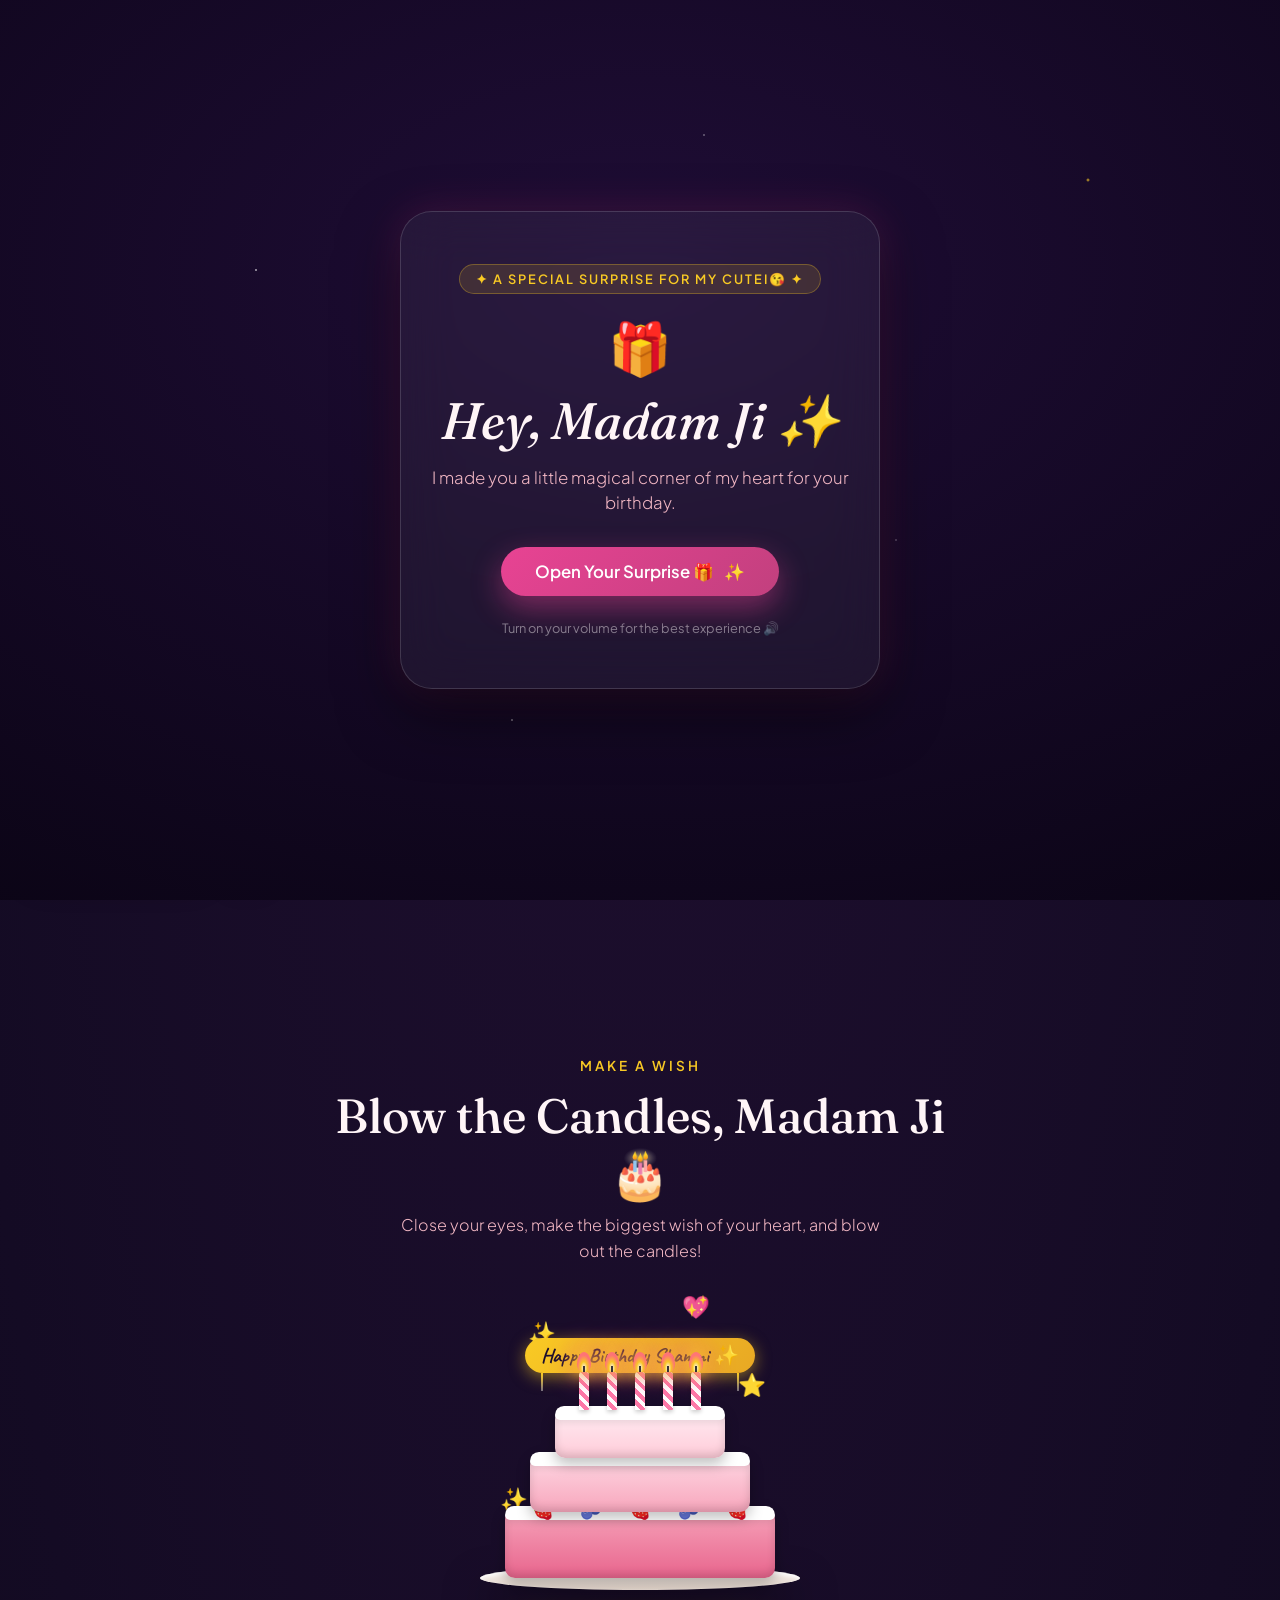
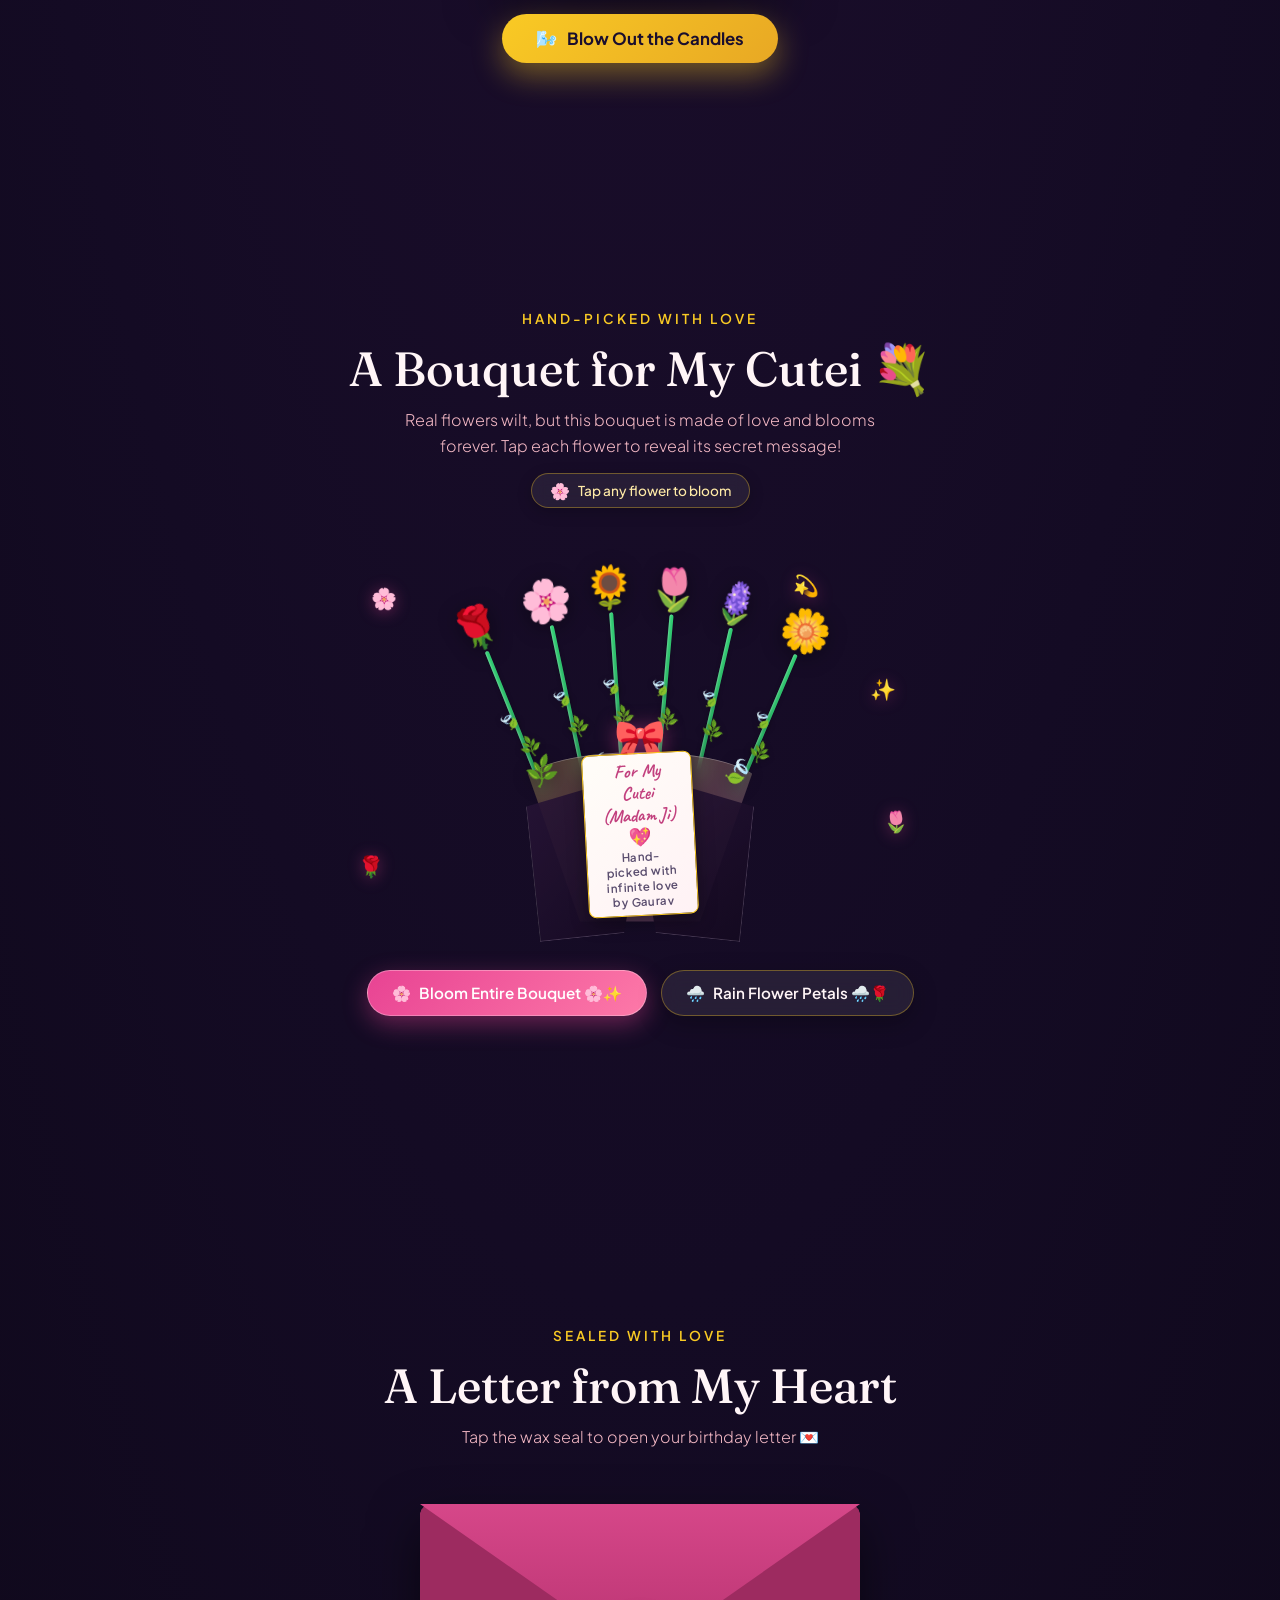
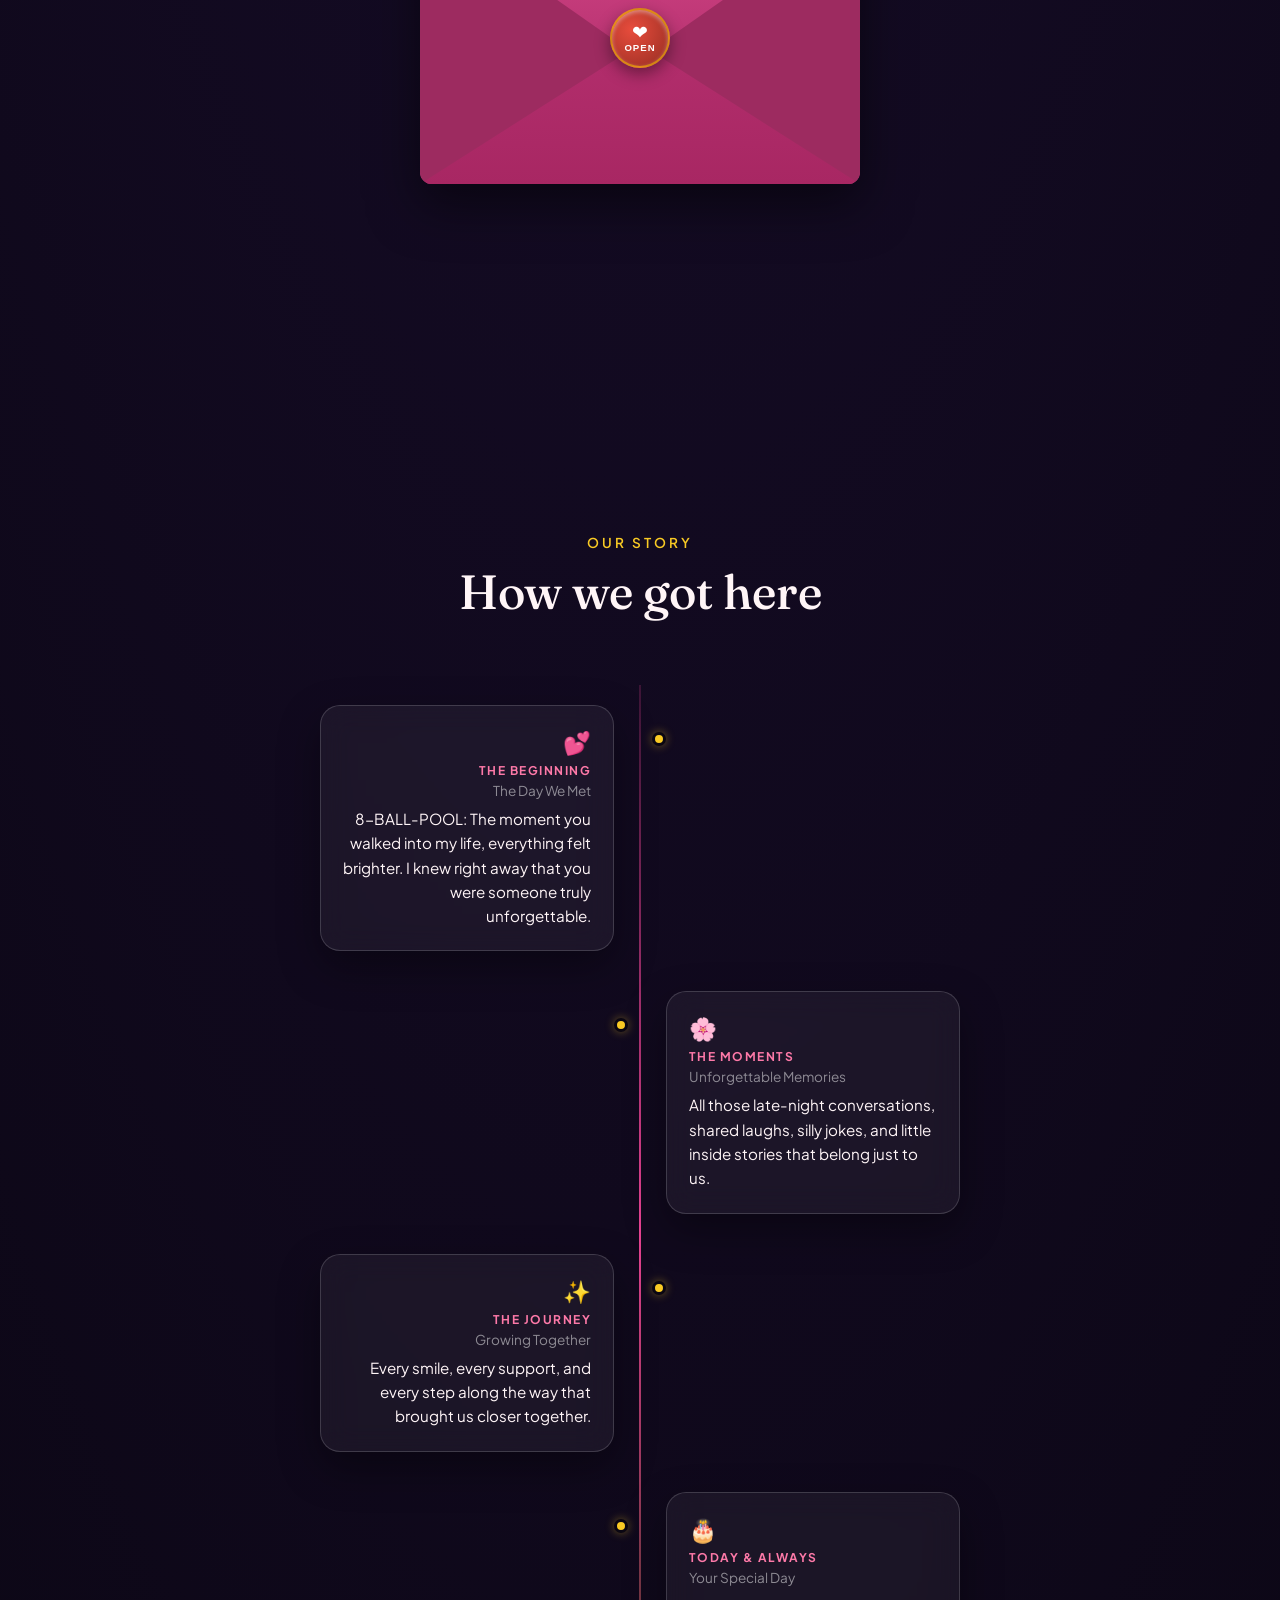
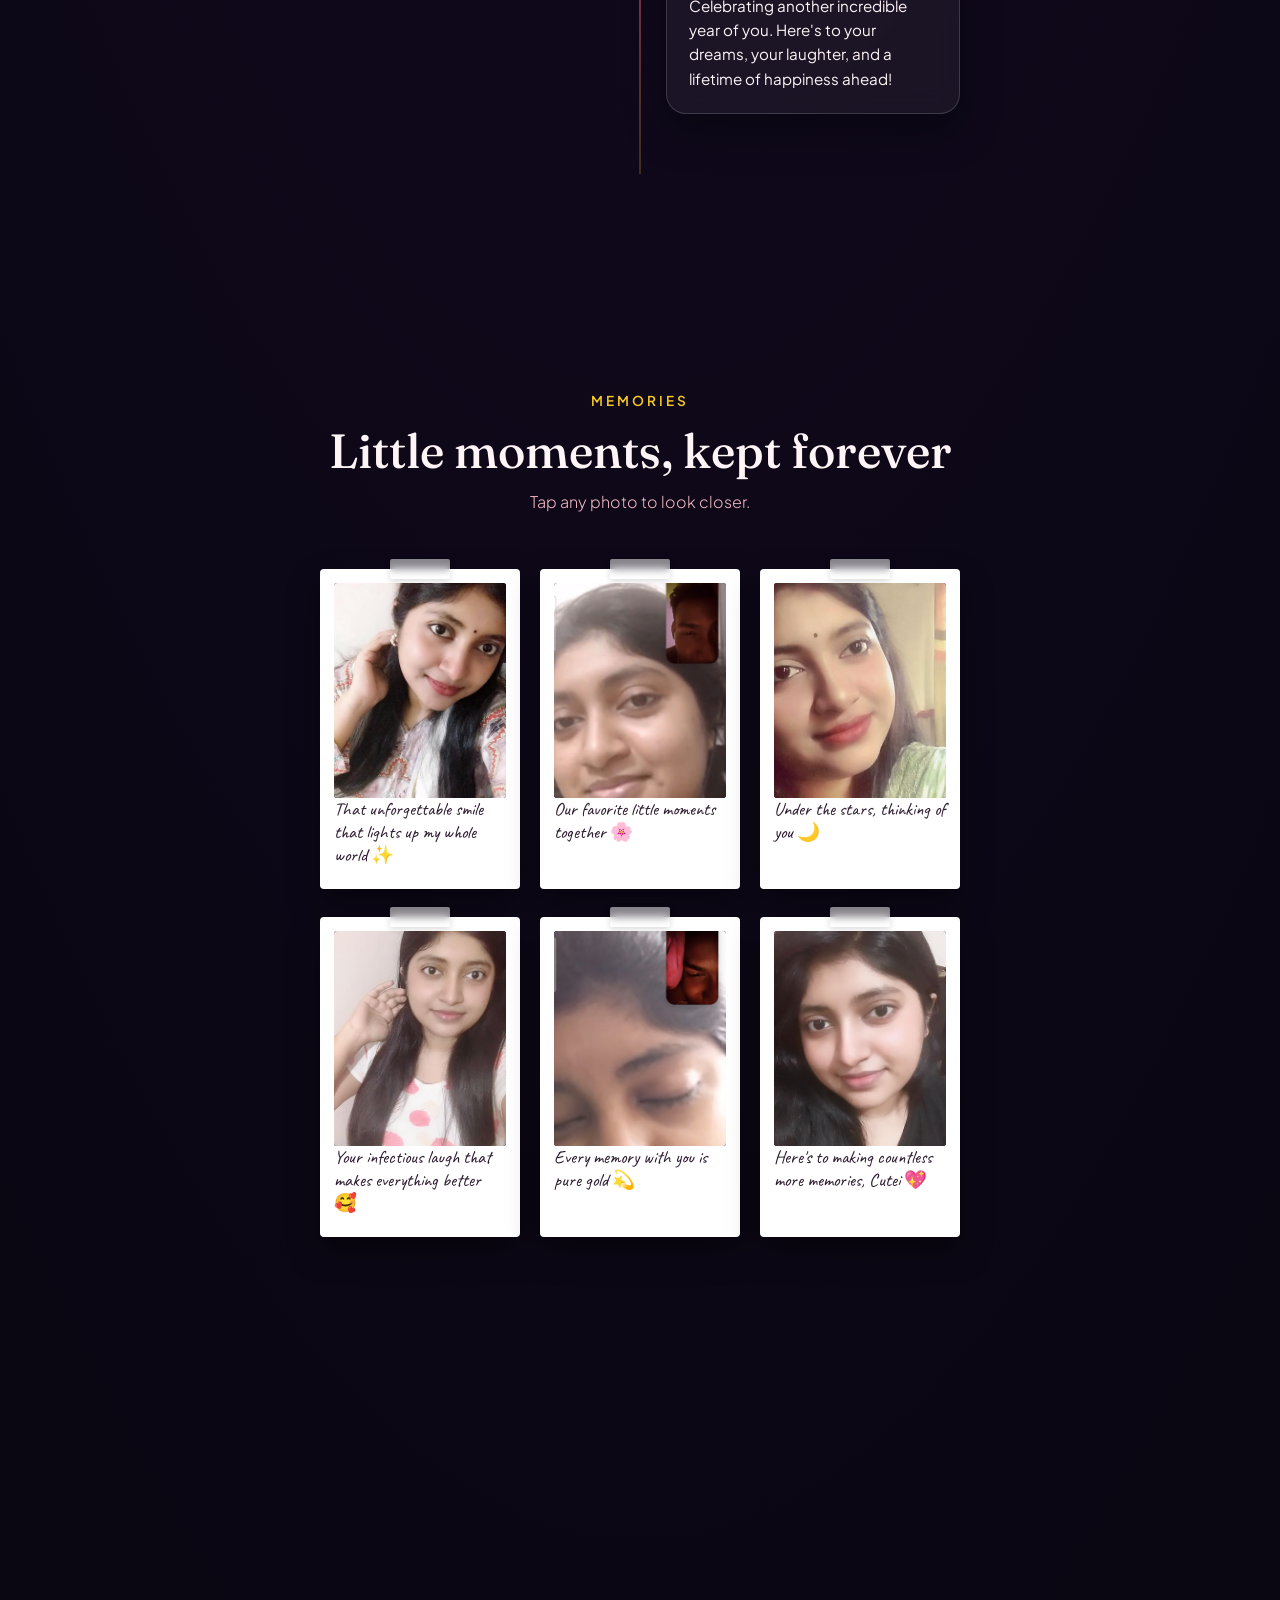
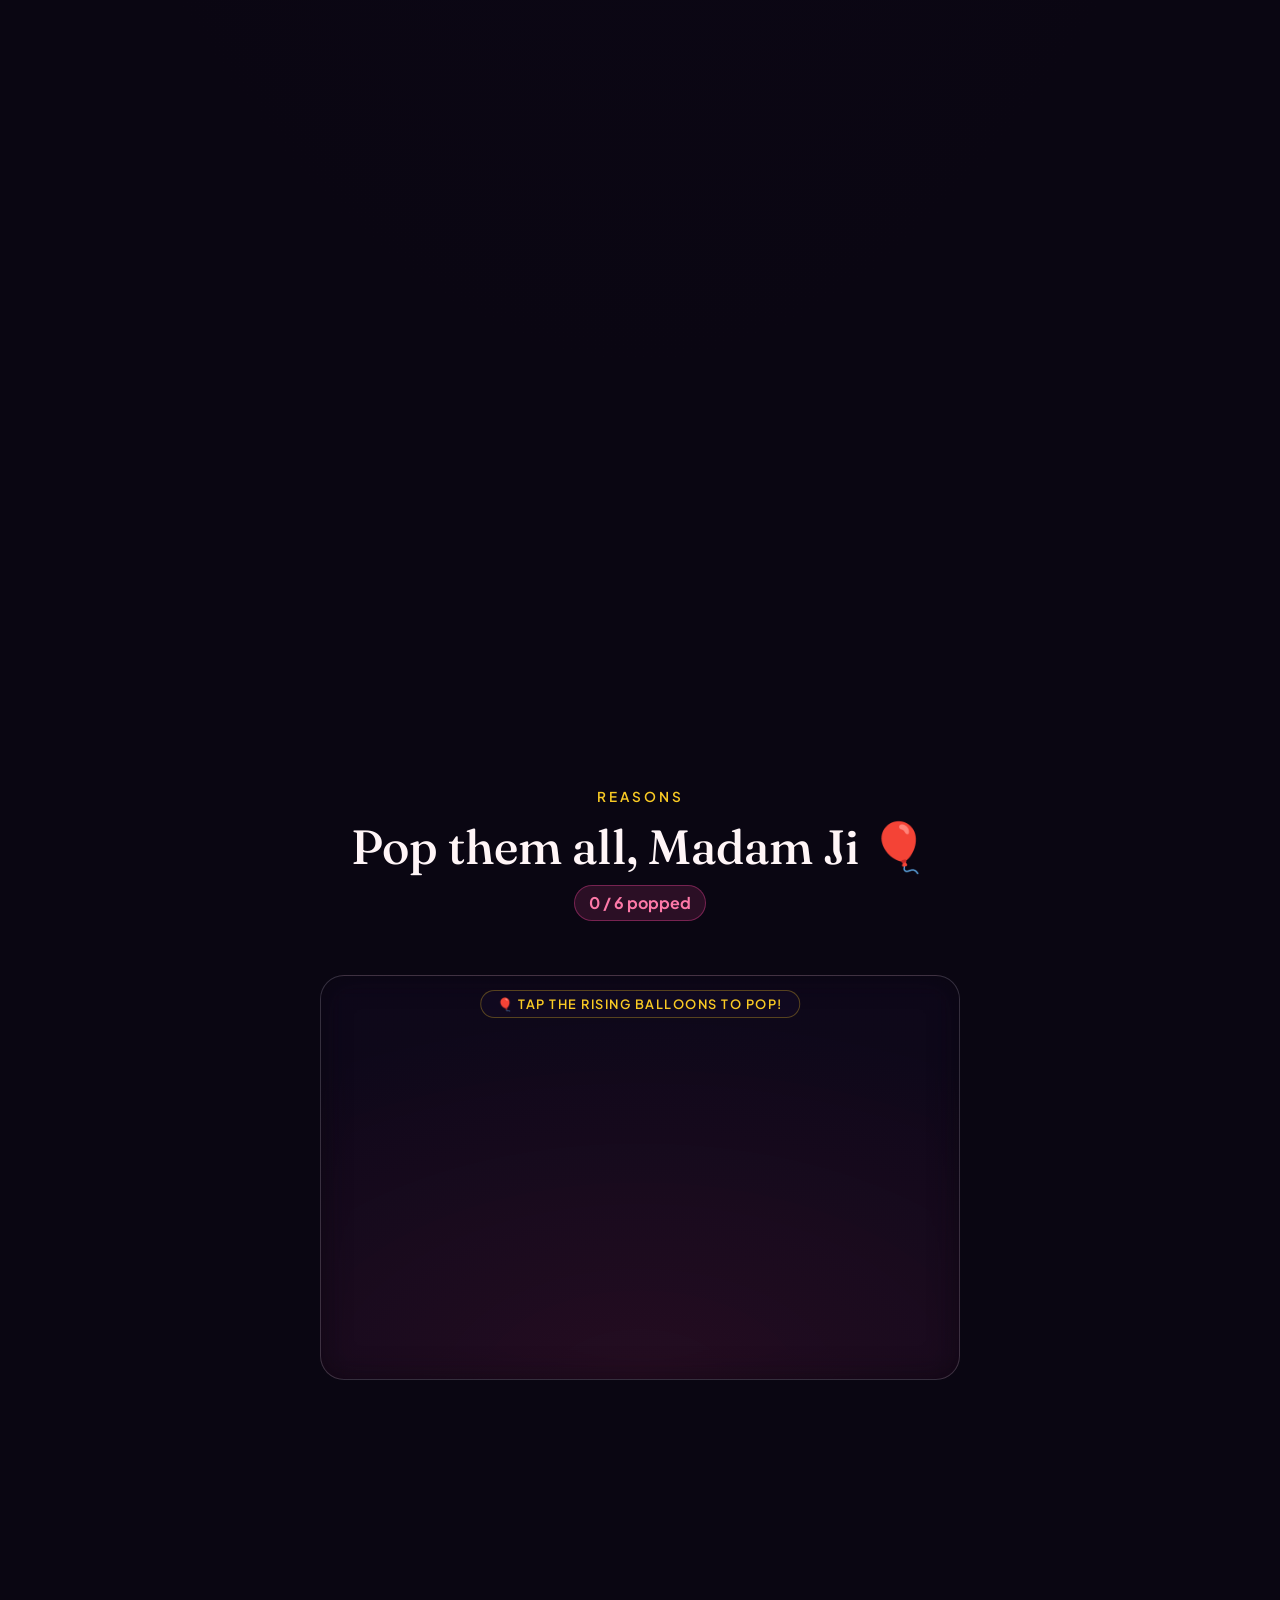
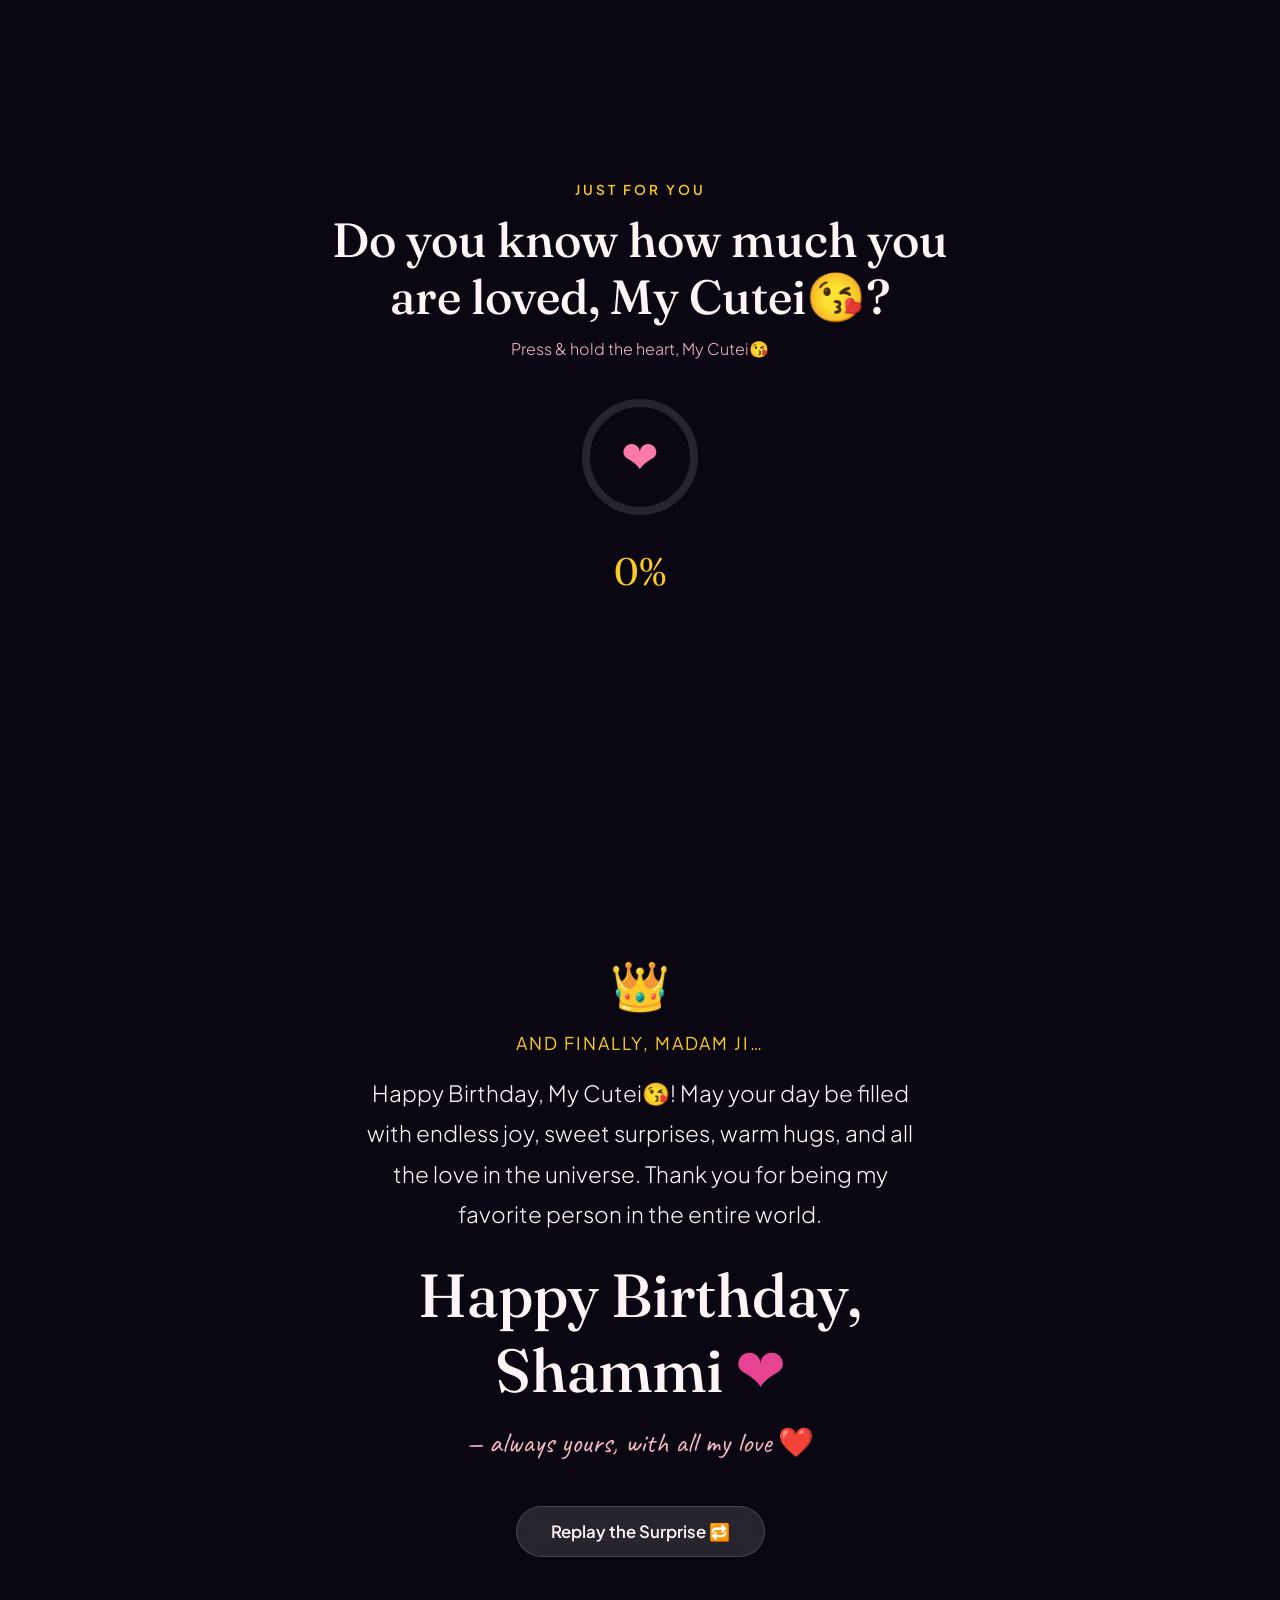
<file: index.html>
<!DOCTYPE html>
<html lang="en">
<head>
  <meta charset="UTF-8">
  <meta http-equiv="refresh" content="0; url=shammi/">
  <title>Redirecting to Birthday Surprise...</title>
  <script>window.location.href = "shammi/";</script>
</head>
<body style="background:#0a0612;color:#fff;display:flex;align-items:center;justify-content:center;height:100vh;margin:0;font-family:sans-serif;">
  <p>Loading your surprise... <a href="shammi/" style="color:#fd79a8;">Click here if not redirected</a></p>
</body>
</html>
</file>
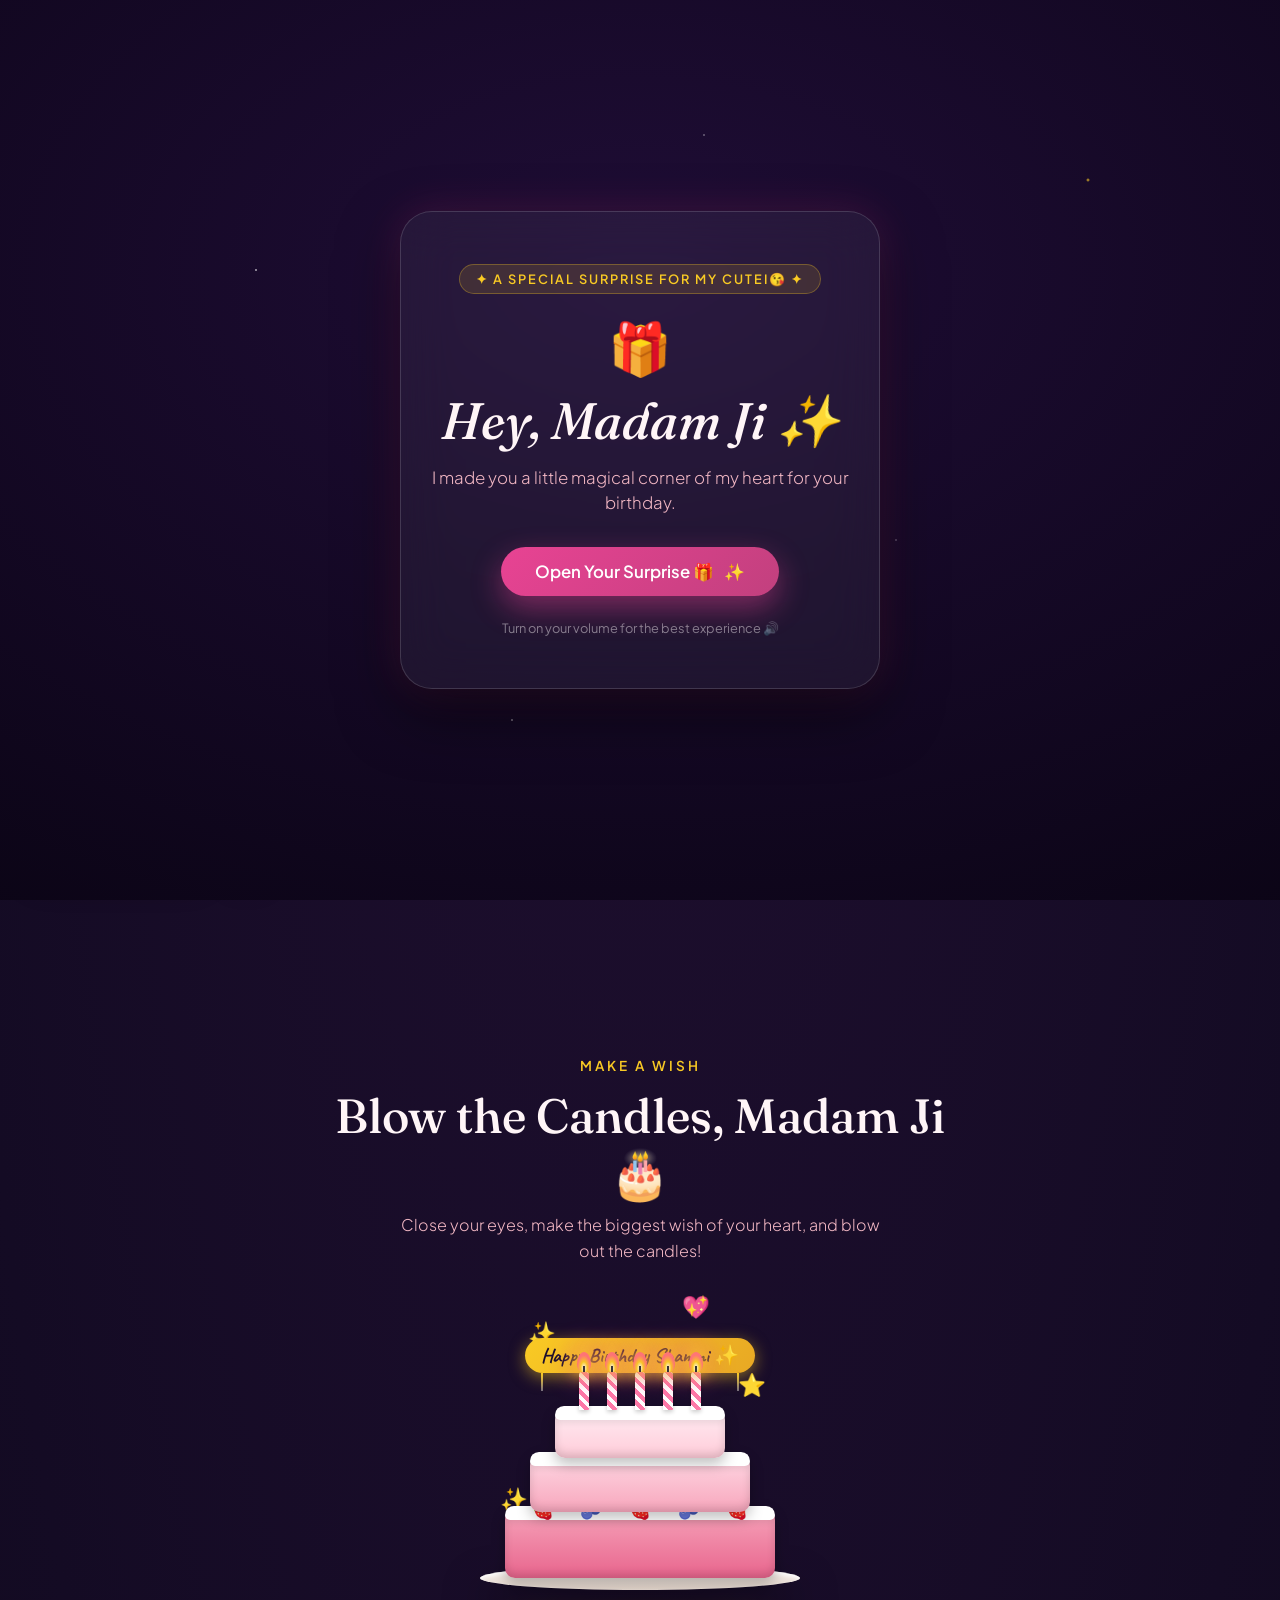
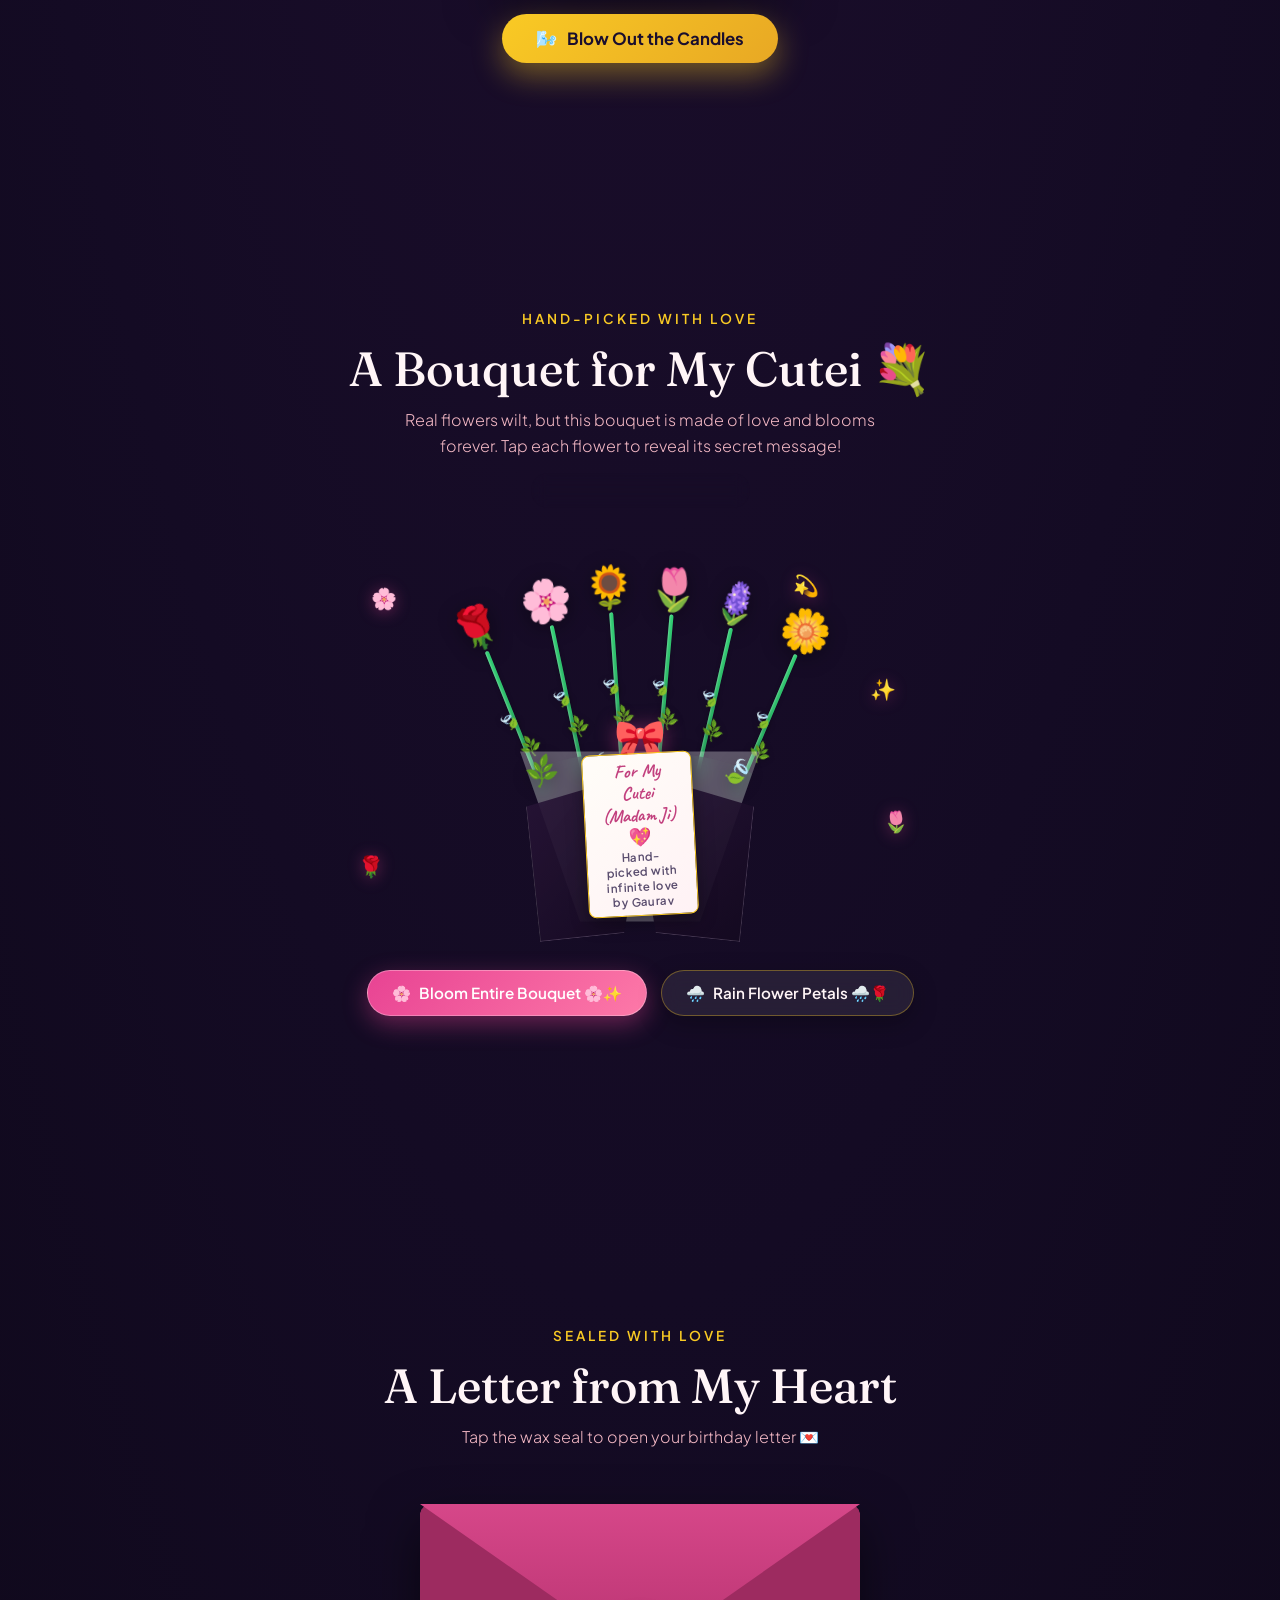
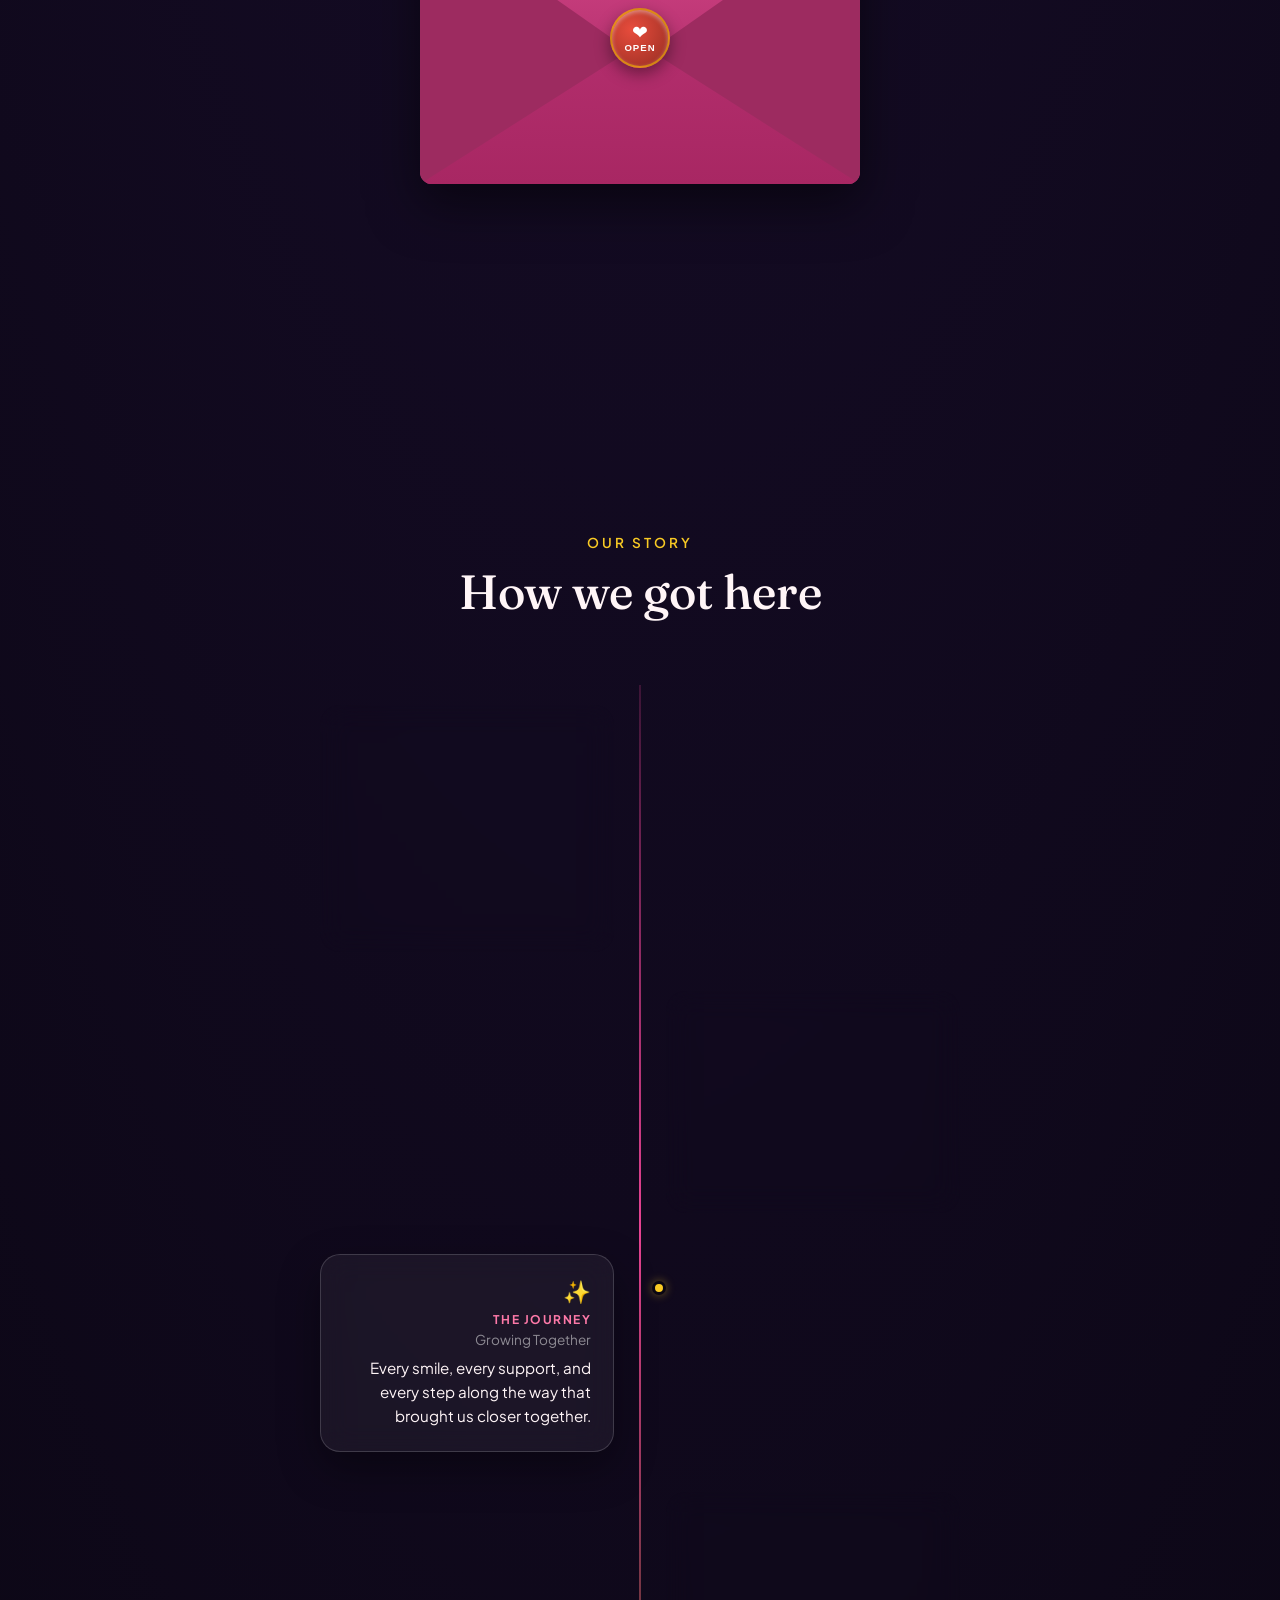
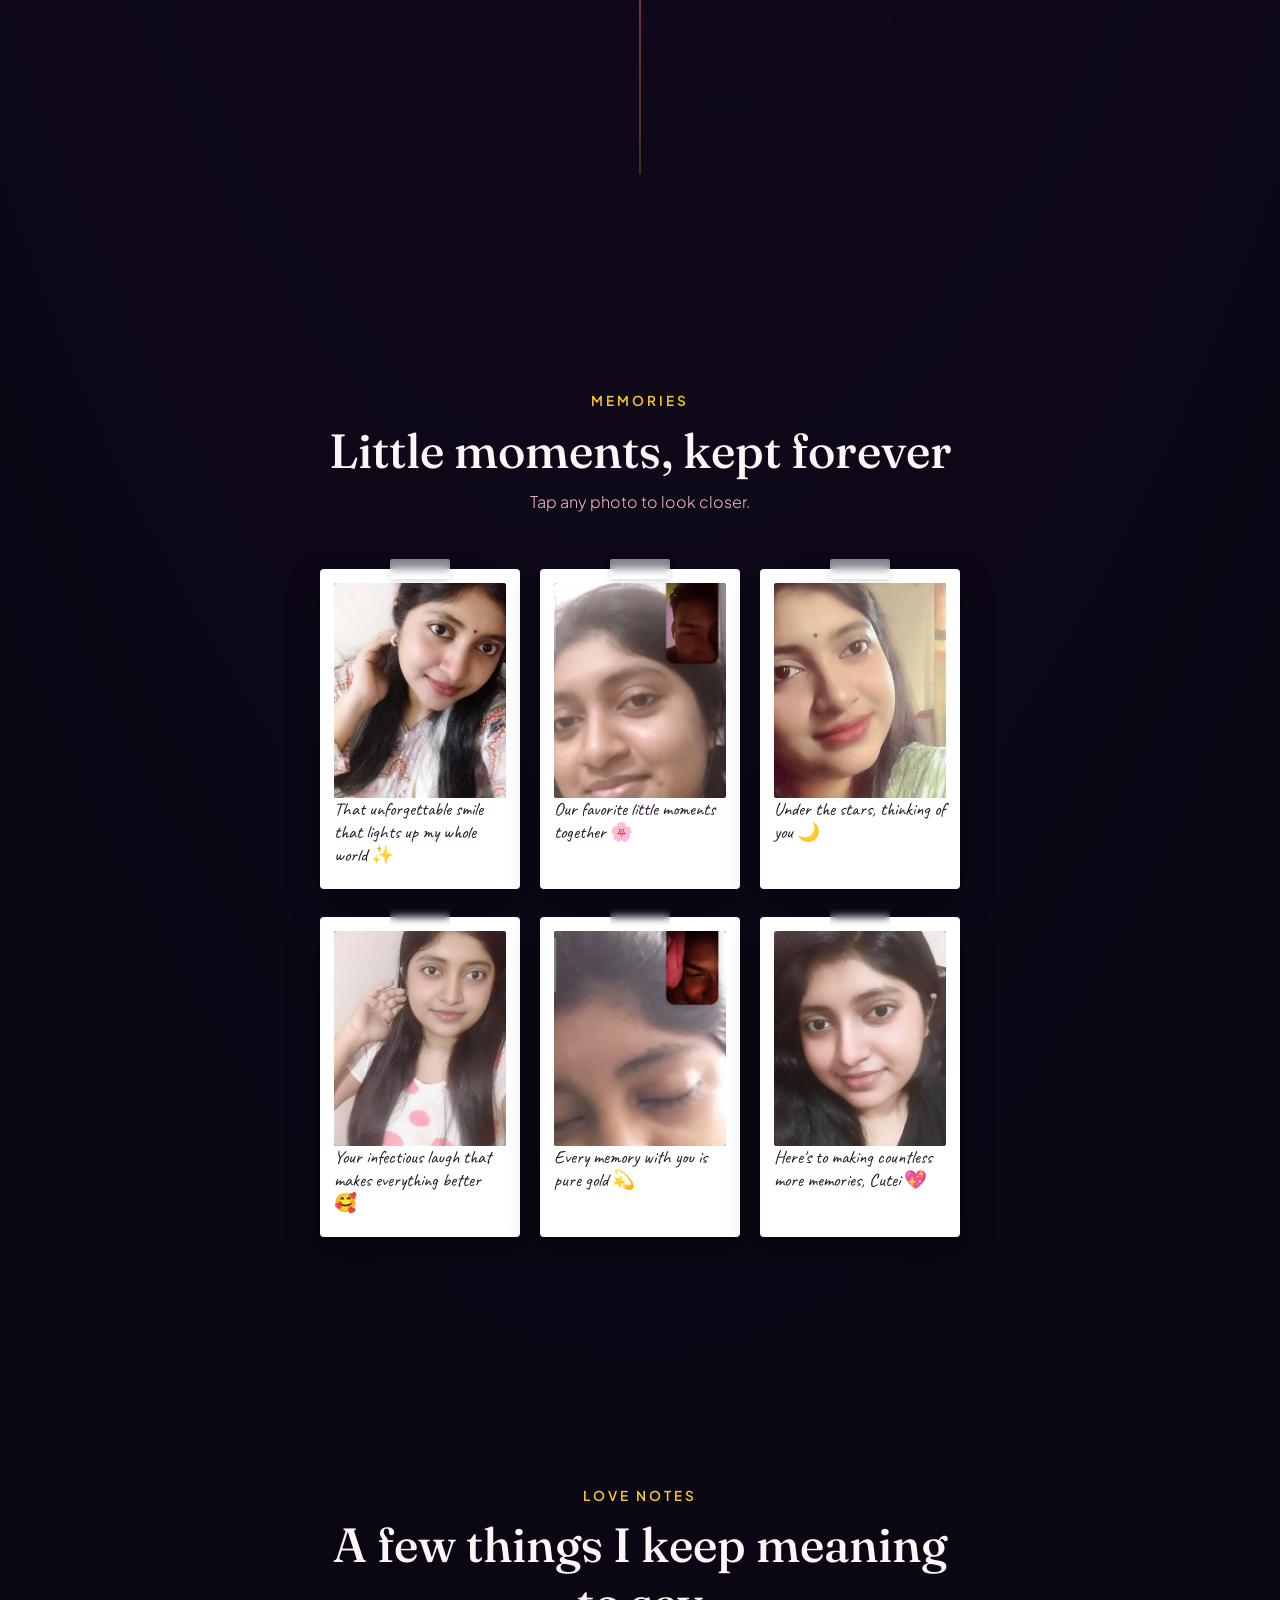
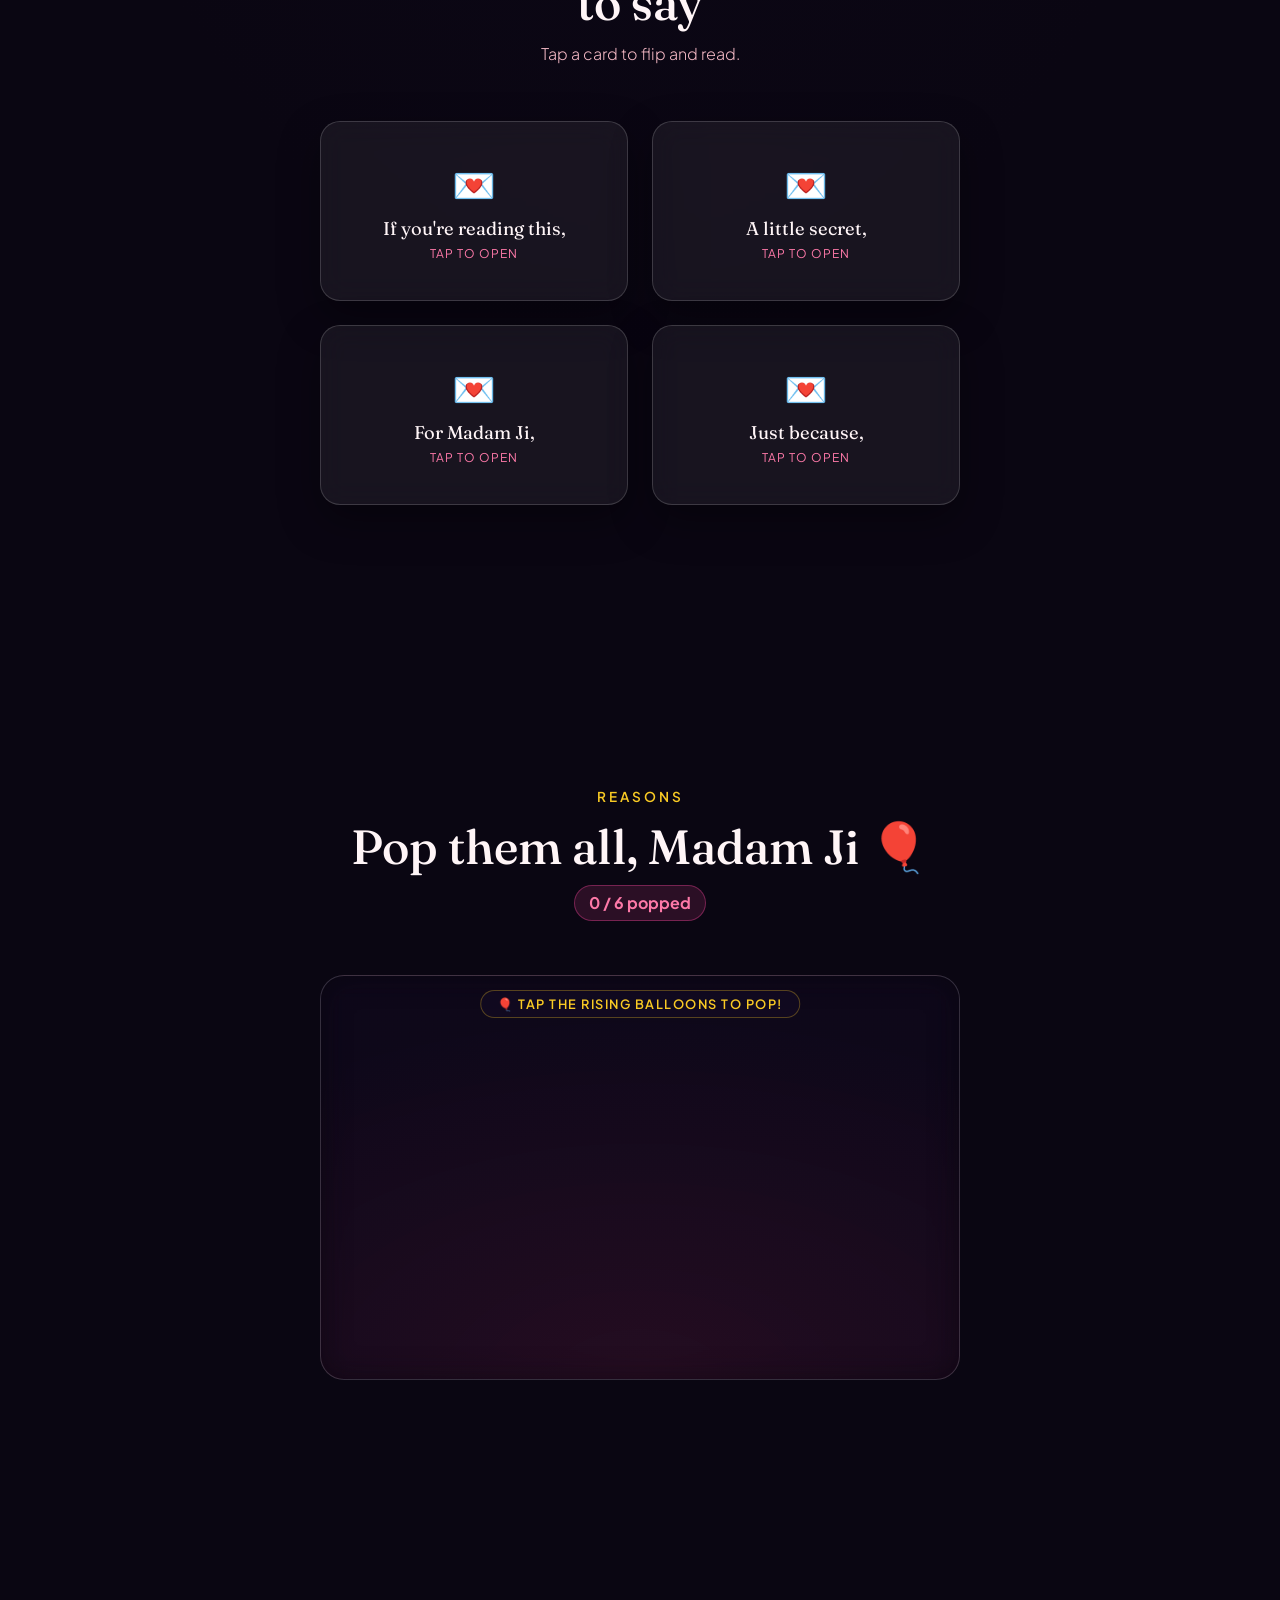
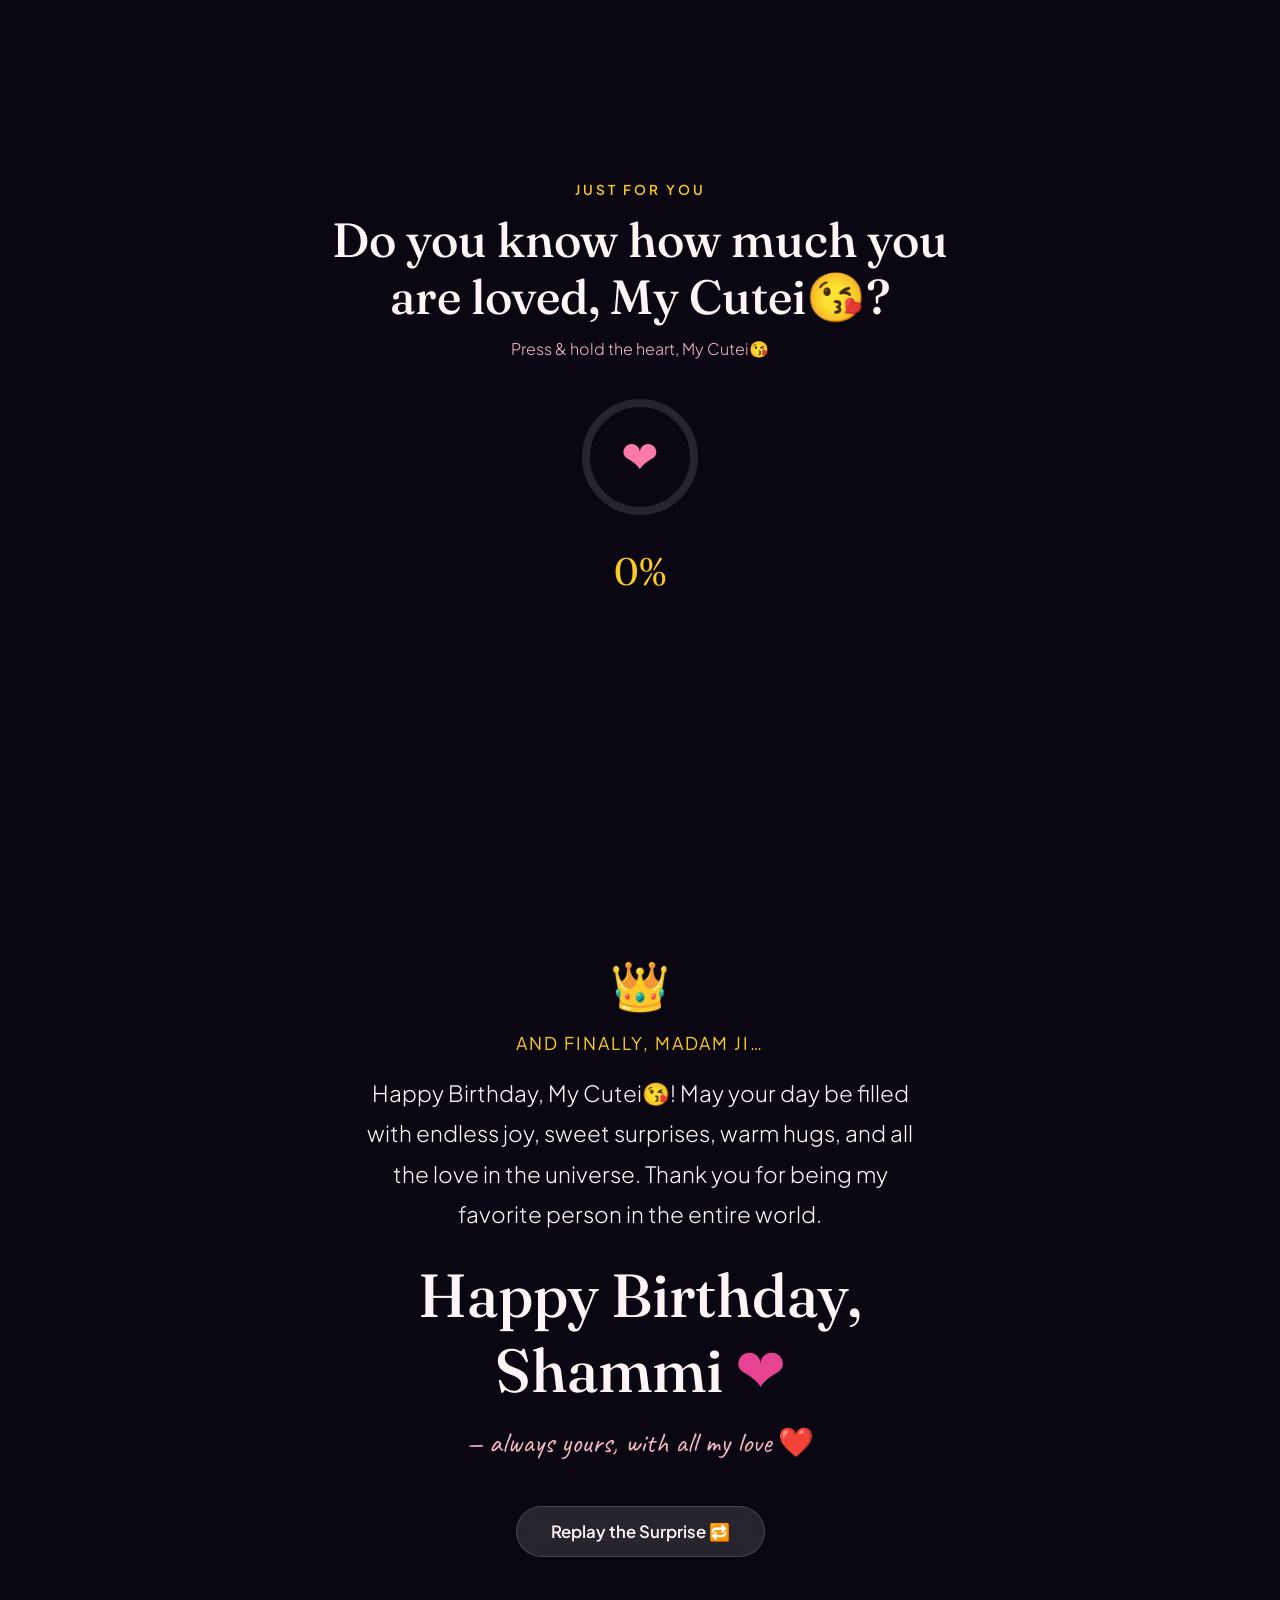
<file: shammi/index.html>
<!DOCTYPE html>
<html lang="en">
<head>
  <meta charset="UTF-8" />
  <meta name="viewport" content="width=device-width, initial-scale=1.0, viewport-fit=cover" />
  <title>Happy Birthday Shammi ✨ | A Special Surprise</title>
  <meta name="description" content="A magical interactive birthday celebration made with love for Shammi (Madam Ji)." />

  <link rel="preconnect" href="https://fonts.googleapis.com">
  <link rel="preconnect" href="https://fonts.gstatic.com" crossorigin>
  <link href="https://fonts.googleapis.com/css2?family=Fraunces:ital,opsz,wght@0,9..144,400;0,9..144,500;0,9..144,600;1,9..144,400;1,9..144,600&family=Caveat:wght@500;600;700&family=Plus+Jakarta+Sans:wght@300;400;500;600;700&display=swap" rel="stylesheet">

  <link rel="stylesheet" href="css/style.css?v=2.3" />
</head>
<body>

  <!-- Background Canvas for Dreamy Stars & Ambient Sparkles -->
  <canvas id="sky" aria-hidden="true"></canvas>

  <!-- Celebration Confetti & Fireworks Canvas -->
  <canvas id="confettiCanvas" aria-hidden="true"></canvas>

  <!-- ===================== FLOATING AUDIO CONTROLS ===================== -->
  <div class="audio-controls" id="audioControls">
    <!-- Music Player -->
    <div class="musicplayer" id="musicPlayer">
      <button id="musicToggle" class="musicplayer__disc" aria-label="Play birthday music">
        <span class="musicplayer__icon">♪</span>
      </button>
      <div class="musicplayer__info">
        <span class="musicplayer__label" id="musicLabel">birthday melody</span>
        <div class="musicplayer__waves">
          <span></span><span></span><span></span><span></span>
        </div>
      </div>
      <audio id="audioEl" preload="none" loop></audio>
    </div>

    <!-- Sound Effects Toggle Button -->
    <button id="sfxToggle" class="sfx-btn" aria-label="Toggle sound effects" title="Sound Effects On">
      <span class="sfx-icon">🔔</span>
    </button>
  </div>

  <!-- ===================== SIDE NAVIGATION DOTS ===================== -->
  <nav class="dotnav" id="dotnav" aria-label="Section navigation">
    <button class="dotnav__dot" data-target="hero" aria-label="Hero section"></button>
    <button class="dotnav__dot" data-target="cakeSection" aria-label="Birthday cake"></button>
    <button class="dotnav__dot" data-target="bouquetSection" aria-label="Flower bouquet"></button>
    <button class="dotnav__dot" data-target="letterSection" aria-label="Birthday letter"></button>
    <button class="dotnav__dot" data-target="story" aria-label="Our story"></button>
    <button class="dotnav__dot" data-target="gallery" aria-label="Memory gallery"></button>
    <button class="dotnav__dot" data-target="notes" aria-label="Love notes"></button>
    <button class="dotnav__dot" data-target="reasons" aria-label="Pop the reasons"></button>
    <button class="dotnav__dot" data-target="lovemeter" aria-label="Love meter"></button>
    <button class="dotnav__dot" data-target="finale" aria-label="Finale"></button>
  </nav>

  <!-- ===================== LANDING SCREEN (MODAL SURPRISE) ===================== -->
  <section id="landing" class="landing">
    <div class="landing__backdrop"></div>
    <div class="landing__stars" aria-hidden="true"></div>
    <div class="landing__card">
      <div class="landing__badge" data-landing-badge>✦ A Special Surprise for my Cutei😘 ✦</div>
      <div class="landing__gift-icon">🎁</div>
      <h1 class="landing__title" data-landing-title>Hey, Madam Ji ✨</h1>
      <p class="landing__subtitle" data-landing-subtitle>I made you a little magical corner of my heart for your birthday.</p>
      
      <button id="openSurprise" class="btn btn--primary landing__btn">
        <span data-landing-btn>Open Your Surprise 🎁</span>
        <span class="btn__sparkle">✨</span>
      </button>

      <div class="landing__audio-hint">Turn on your volume for the best experience 🔊</div>
    </div>
  </section>

  <!-- ===================== MAIN EXPERIENCE ===================== -->
  <main id="main">

    <!-- HERO SECTION -->
    <section id="hero" class="hero section">
      <div class="hero__inner" data-reveal>
        <p class="eyebrow" data-hero-eyebrow>for my Cutei 💖</p>
        <h2 class="hero__title">
          <span data-hero-line1 class="hero__line1">Happy Birthday, Shammi!</span>
          <span class="hero__title-script" data-hero-line2>This celebration is all for you.</span>
        </h2>
        <div class="hero__floral-garland" aria-hidden="true">
          <span>🌸</span><span>❦</span><span>🌹</span><span>❦</span><span>🌸</span>
        </div>
        <p class="hero__subtitle" data-hero-subtitle>
          Every section holds a little piece of love and magic I wanted you to see. Take your time, Madam Ji — walk through your special day.
        </p>
        <div class="hero__scrollhint" aria-hidden="true">
          <div class="mouse-icon"><div class="mouse-wheel"></div></div>
          <span>scroll to explore</span>
        </div>
      </div>
    </section>

    <!-- ===================== INTERACTIVE BIRTHDAY CAKE ===================== -->
    <section id="cakeSection" class="cake-section section">
      <header class="section__head" data-reveal>
        <p class="eyebrow" data-cake-badge>make a wish</p>
        <h2 class="section__title" data-cake-title>Blow the Candles, Madam Ji 🎂</h2>
        <p class="section__desc" data-cake-subtitle>Close your eyes, make the biggest wish of your heart, and blow out the candles!</p>
      </header>

      <div class="cake-stage" data-reveal>
        <!-- The 3D Cake Artwork -->
        <div class="cake-container" id="cakeContainer">
          <!-- Sparkles around cake -->
          <div class="cake-sparkles" aria-hidden="true">
            <span class="sparkle s1">✨</span>
            <span class="sparkle s2">⭐</span>
            <span class="sparkle s3">✨</span>
            <span class="sparkle s4">💖</span>
          </div>

          <!-- Cake Plate -->
          <div class="cake-plate"></div>

          <!-- Cake Structure -->
          <div class="cake-body" id="cakeBody">
            <!-- Candles Row -->
            <div class="candles-rack" id="candlesRack">
              <!-- Candles injected dynamically by JS -->
            </div>

            <!-- Top Layer -->
            <div class="cake-layer cake-layer--top">
              <div class="cake-layer__frosting"></div>
              <div class="cake-topper">
                <span class="topper-text" id="cakeTopperText">Happy Birthday Shammi ✨</span>
              </div>
            </div>

            <!-- Middle Layer -->
            <div class="cake-layer cake-layer--mid">
              <div class="cake-layer__frosting"></div>
              <div class="cake-sprinkles"></div>
            </div>

            <!-- Bottom Layer -->
            <div class="cake-layer cake-layer--bottom">
              <div class="cake-layer__frosting"></div>
              <div class="cake-berries">
                <span>🍓</span><span>🫐</span><span>🍓</span><span>🫐</span><span>🍓</span>
              </div>
            </div>

            <!-- Cake Slice Cut Effect (hidden until cut) -->
            <div class="cake-slice-cut" id="cakeSliceCut">
              <span class="slice-emoji">🍰</span>
              <span class="slice-tag">Yum! Made with love ❤️</span>
            </div>
          </div>
        </div>

        <!-- Cake Controls -->
        <div class="cake-actions" id="cakeActions">
          <button id="blowCandlesBtn" class="btn btn--cake">
            <span class="btn__icon">🌬️</span>
            <span class="btn__text" id="blowBtnText">Blow Out the Candles</span>
          </button>
          <button id="cutCakeBtn" class="btn btn--cake btn--secondary" style="display: none;">
            <span class="btn__icon">🍰</span>
            <span class="btn__text" id="cutBtnText">Cut the Cake</span>
          </button>
        </div>

        <!-- Wish Granted Card -->
        <div class="wish-card" id="wishCard" style="display: none;">
          <div class="wish-card__glow"></div>
          <h3 class="wish-card__title" id="wishCardTitle">✨ Wish Granted! ✨</h3>
          <p class="wish-card__text" id="wishCardText">May all your days be as bright, beautiful, and sweet as you make mine.</p>
        </div>
      </div>
    </section>

    <!-- ===================== VIRTUAL FLOWER BOUQUET ===================== -->
    <section id="bouquetSection" class="bouquet-section section">
      <header class="section__head" data-reveal>
        <p class="eyebrow" data-bouquet-badge>hand-picked with love</p>
        <h2 class="section__title" data-bouquet-title>A Bouquet for My Cutei 💐</h2>
        <p class="section__desc" data-bouquet-subtitle>
          Real flowers wilt, but this bouquet is made of love and blooms forever. Tap each flower to reveal its secret message!
        </p>
        <div class="bouquet-status-badge">
          <span class="bouquet-status-icon">🌸</span>
          <span id="bouquetCounter">Tap any flower to bloom</span>
        </div>
      </header>

      <div class="bouquet-stage" data-reveal>
        <!-- Ambient Floral Sparkles -->
        <div class="bouquet-sparkles" aria-hidden="true">
          <span class="f-sparkle fs1">🌸</span>
          <span class="f-sparkle fs2">✨</span>
          <span class="f-sparkle fs3">🌹</span>
          <span class="f-sparkle fs4">💫</span>
          <span class="f-sparkle fs5">🌷</span>
        </div>

        <!-- The Bouquet Artwork -->
        <div class="bouquet-container" id="bouquetContainer">
          <!-- Blooming Flowers Display -->
          <div class="bouquet-flowers" id="bouquetFlowers">
            <!-- Dynamically injected flowers by JS -->
          </div>

          <!-- Luxury Wrapping Paper & Ribbon -->
          <div class="bouquet-wrap">
            <div class="bouquet-paper-back"></div>
            <div class="bouquet-leaves">
              <span class="b-leaf b-leaf-1">🌿</span>
              <span class="b-leaf b-leaf-2">🍃</span>
              <span class="b-leaf b-leaf-3">🌿</span>
              <span class="b-leaf b-leaf-4">🍃</span>
            </div>
            <div class="bouquet-paper-front">
              <div class="bouquet-paper-fold fold-left"></div>
              <div class="bouquet-paper-fold fold-right"></div>
            </div>
            
            <!-- Satin Ribbon Bow & Romantic Tag -->
            <div class="bouquet-ribbon">
              <div class="ribbon-knot">🎀</div>
              <div class="ribbon-tag" id="bouquetRibbonTag">
                <span class="tag-title" id="tagTitleText">For My Cutei 💖</span>
                <span class="tag-sub" id="tagSubText">Handcrafted by Gaurav</span>
              </div>
            </div>
          </div>
        </div>

        <!-- Active Flower Card / Note Detail -->
        <div class="flower-card" id="flowerCard" style="display: none;">
          <div class="flower-card__icon" id="flowerCardIcon">🌹</div>
          <div class="flower-card__content">
            <div class="flower-card__header">
              <span class="flower-card__badge" id="flowerCardBadge">Crimson Velvet Rose</span>
              <span class="flower-card__sparkle">✨</span>
            </div>
            <p class="flower-card__text" id="flowerCardText">
              Symbolizing my deep, unconditional love for you that only grows stronger and deeper every single day.
            </p>
          </div>
        </div>

        <!-- Bouquet Actions -->
        <div class="bouquet-actions">
          <button id="bloomAllBtn" class="btn btn--bouquet">
            <span class="btn__icon">🌸</span>
            <span id="bloomAllText">Bloom Entire Bouquet ✨</span>
          </button>
          <button id="showerPetalsBtn" class="btn btn--bouquet btn--secondary">
            <span class="btn__icon">🌧️</span>
            <span id="showerBtnText">Rain Flower Petals 🌹</span>
          </button>
        </div>
      </div>
    </section>

    <!-- ===================== WAX-SEALED BIRTHDAY LETTER ===================== -->
    <section id="letterSection" class="letter-section section">
      <header class="section__head" data-reveal>
        <p class="eyebrow" data-letter-badge>sealed with love</p>
        <h2 class="section__title" data-letter-title>A Letter from My Heart</h2>
        <p class="section__desc" data-letter-subtitle>Tap the wax seal to open your birthday letter 💌</p>
      </header>

      <div class="envelope-stage" data-reveal>
        <div class="envelope-wrapper" id="envelopeWrapper">
          <!-- Envelope Back -->
          <div class="envelope">
            <div class="envelope__back"></div>
            
            <!-- The Letter Sheet (Slides Up) -->
            <div class="letter-sheet" id="letterSheet">
              <div class="letter-sheet__inner">
                <div class="letter-stamp">✦ Shammi ✦</div>
                <div class="letter-flower-accent" aria-hidden="true">🥀</div>
                <h3 class="letter-salutation" id="letterSalutation">My Hottest Madam Ji,</h3>
                <div class="letter-body" id="letterBody">
                  <!-- Injected from data.js -->
                </div>
                <div class="letter-signature">
                  <p class="letter-closing" id="letterClosing">Forever yours,</p>
                  <p class="letter-author" id="letterAuthor">With all my heart ❤️</p>
                </div>
              </div>
            </div>

            <!-- Envelope Front Flaps -->
            <div class="envelope__pocket"></div>
            <div class="envelope__flap" id="envelopeFlap"></div>

            <!-- Wax Seal Button -->
            <button class="wax-seal" id="waxSealBtn" aria-label="Open envelope">
              <span class="wax-seal__heart">❤</span>
              <span class="wax-seal__text">OPEN</span>
            </button>
          </div>
        </div>
      </div>
    </section>

    <!-- ===================== OUR STORY ===================== -->
    <section id="story" class="story section">
      <header class="section__head" data-reveal>
        <p class="eyebrow">our story</p>
        <h2 class="section__title">How we got here</h2>
      </header>
      <div class="timeline" id="timeline"><!-- injected --></div>
    </section>

    <!-- ===================== MEMORY GALLERY ===================== -->
    <section id="gallery" class="gallery section">
      <header class="section__head" data-reveal>
        <p class="eyebrow">memories</p>
        <h2 class="section__title">Little moments, kept forever</h2>
        <p class="section__desc">Tap any photo to look closer.</p>
      </header>
      <div class="gallery__grid" id="galleryGrid"><!-- injected --></div>
    </section>

    <!-- ===================== LOVE NOTES ===================== -->
    <section id="notes" class="notes section">
      <header class="section__head" data-reveal>
        <p class="eyebrow">love notes</p>
        <h2 class="section__title">A few things I keep meaning to say</h2>
        <p class="section__desc">Tap a card to flip and read.</p>
      </header>
      <div class="notes__grid" id="notesGrid"><!-- injected --></div>
    </section>

    <!-- ===================== REASONS (BALLOONS) ===================== -->
    <section id="reasons" class="reasons section">
      <header class="section__head" data-reveal>
        <p class="eyebrow">reasons</p>
        <h2 class="section__title">Pop them all, Madam Ji 🎈</h2>
        <p class="section__desc">
          <span class="counter-badge"><span id="reasonsCount">0</span> / <span id="reasonsTotal">0</span> popped</span>
        </p>
      </header>
      <div class="reasons__stage" id="reasonsStage">
        <div class="reasons__stage-hint">🎈 Tap the rising balloons to pop!</div>
        <div class="reasons__balloons" id="balloons"><!-- injected --></div>
      </div>
      <ul class="reasons__list" id="reasonsList" aria-live="polite"><!-- injected --></ul>
    </section>

    <!-- ===================== LOVE METER ===================== -->
    <section id="lovemeter" class="lovemeter section">
      <div data-reveal class="lovemeter__inner">
        <p class="eyebrow">just for you</p>
        <h2 class="section__title" id="loveMeterPrompt">Do you know how much you are loved, My Cutei😘?</h2>
        <p class="section__desc" id="loveMeterInstruction">Press & hold the heart, My Cutei😘</p>

        <button id="loveBtn" class="lovemeter__btn" aria-label="Press and hold heart">
          <svg class="lovemeter__ring" viewBox="0 0 120 120">
            <circle class="lovemeter__ring-bg" cx="60" cy="60" r="54" />
            <circle class="lovemeter__ring-fg" id="ringFg" cx="60" cy="60" r="54" />
          </svg>
          <span class="lovemeter__heart">❤</span>
        </button>

        <div class="lovemeter__result" id="loveMeterResult">
          <p class="lovemeter__count" id="loveMeterCount">0%</p>
          <p class="lovemeter__line" id="loveMeterLine1"></p>
          <p class="lovemeter__line lovemeter__line--script" id="loveMeterLine2"></p>
        </div>
      </div>
    </section>

    <!-- ===================== FINALE ===================== -->
    <section id="finale" class="finale section">
      <div class="finale__inner" data-reveal>
        <div class="finale__crown">👑</div>
        <p class="finale__lead" id="finaleLead">And finally, Madam Ji…</p>
        <p class="finale__message" id="finaleMessage"></p>
        <h2 class="finale__title" id="finaleTitle">Happy Birthday, Shammi <span class="finale__heart">❤</span></h2>
        <p class="finale__signature" id="finaleSignature">— always yours</p>

        <button id="replayBtn" class="btn btn--secondary finale__replay-btn">
          <span>Replay the Surprise 🔁</span>
        </button>
      </div>
    </section>

  </main>

  <!-- ===================== LIGHTBOX MODAL ===================== -->
  <div class="lightbox" id="lightbox" role="dialog" aria-modal="true" aria-hidden="true">
    <button class="lightbox__close" id="lightboxClose" aria-label="Close">×</button>
    <button class="lightbox__nav lightbox__nav--prev" id="lightboxPrev" aria-label="Previous photo">‹</button>
    <div class="lightbox__frame">
      <div class="lightbox__img" id="lightboxImg"></div>
      <p class="lightbox__caption" id="lightboxCaption"></p>
    </div>
    <button class="lightbox__nav lightbox__nav--next" id="lightboxNext" aria-label="Next photo">›</button>
  </div>

  <script src="js/data.js?v=2.3"></script>
  <script src="js/main.js?v=2.3"></script>
</body>
</html>
</file>
<file: shammi/css/style.css>
/* =========================================================================
   FOR SHAMMI - MYHEARTCRAFT EDITION
   Luxurious, Romantic, Modern Birthday Experience
   ========================================================================= */

:root {
  /* Core Colors */
  --night-deep: #0a0612;
  --night-mid: #140b24;
  --night-plum: #221033;
  --night-surface: rgba(255, 255, 255, 0.06);

  --primary: #e84393;
  --primary-light: #fd79a8;
  --primary-dark: #c2407e;
  --accent-gold: #f9ca24;
  --accent-gold-light: #ffeaa7;
  --accent-teal: #00cec9;
  
  --rose: #e6879f;
  --rose-soft: #f3b8c4;
  --blush: #fbe9ec;
  --cream: #fff5f7;
  --gold: #e8c07d;
  --ink: #1a0e2e;
  --ink-soft: #5a4d6e;

  /* Glows */
  --glow-primary: rgba(232, 67, 147, 0.45);
  --glow-gold: rgba(249, 202, 36, 0.4);
  --glow-purple: rgba(108, 92, 231, 0.35);

  /* Glassmorphism */
  --glass-bg: rgba(255, 255, 255, 0.08);
  --glass-border: rgba(255, 255, 255, 0.16);
  --glass-shadow: 0 16px 40px rgba(0, 0, 0, 0.35);

  /* Typography */
  --font-display: "Fraunces", Georgia, serif;
  --font-script: "Caveat", cursive;
  --font-body: "Plus Jakarta Sans", -apple-system, BlinkMacSystemFont, sans-serif;

  /* Layout */
  --content-w: 680px;
  --section-pad: clamp(70px, 12vh, 140px);
  --ease: cubic-bezier(0.22, 1, 0.36, 1);
  --ease-bounce: cubic-bezier(0.34, 1.56, 0.64, 1);
}

* {
  box-sizing: border-box;
  -webkit-tap-highlight-color: transparent;
}

html {
  scroll-behavior: smooth;
  font-size: 16px;
}

body {
  margin: 0;
  font-family: var(--font-body);
  background: radial-gradient(ellipse 120% 80% at 50% -10%, var(--night-plum) 0%, var(--night-mid) 50%, var(--night-deep) 100%);
  color: var(--cream);
  overflow-x: hidden;
  min-height: 100vh;
  -webkit-font-smoothing: antialiased;
}

h1, h2, h3, h4 {
  margin: 0;
  font-family: var(--font-display);
  font-weight: 500;
  color: var(--cream);
}

p {
  margin: 0;
  line-height: 1.6;
}

::selection {
  background: var(--primary);
  color: #fff;
}

/* =========================================================================
   CANVASES (SKY & CONFETTI)
   ========================================================================= */
#sky {
  position: fixed;
  inset: 0;
  width: 100vw;
  height: 100vh;
  z-index: 0;
  pointer-events: none;
}

#confettiCanvas {
  position: fixed;
  inset: 0;
  width: 100vw;
  height: 100vh;
  z-index: 9990;
  pointer-events: none;
}

/* =========================================================================
   FLOATING AUDIO & SFX BAR
   ========================================================================= */
.audio-controls {
  position: fixed;
  bottom: 24px;
  left: 24px;
  display: flex;
  align-items: center;
  gap: 12px;
  z-index: 500;
}

.musicplayer {
  display: flex;
  align-items: center;
  gap: 10px;
  background: rgba(20, 11, 36, 0.75);
  backdrop-filter: blur(16px);
  -webkit-backdrop-filter: blur(16px);
  border: 1px solid var(--glass-border);
  border-radius: 999px;
  padding: 6px 14px 6px 6px;
  box-shadow: 0 10px 25px rgba(0, 0, 0, 0.4);
  transition: transform 0.25s var(--ease), border-color 0.25s var(--ease);
}

.musicplayer:hover {
  border-color: rgba(232, 67, 147, 0.5);
  transform: translateY(-2px);
}

.musicplayer__disc {
  width: 36px;
  height: 36px;
  border-radius: 50%;
  border: none;
  background: linear-gradient(135deg, var(--primary), var(--primary-dark));
  color: #fff;
  display: flex;
  align-items: center;
  justify-content: center;
  cursor: pointer;
  box-shadow: 0 4px 12px var(--glow-primary);
  transition: transform 0.3s ease;
}

.musicplayer__disc.is-playing {
  animation: spinRecord 3s linear infinite;
}

@keyframes spinRecord {
  from { transform: rotate(0deg); }
  to { transform: rotate(360deg); }
}

.musicplayer__icon {
  font-size: 16px;
  line-height: 1;
}

.musicplayer__info {
  display: flex;
  flex-direction: column;
  gap: 2px;
}

.musicplayer__label {
  font-size: 0.75rem;
  font-weight: 600;
  color: var(--rose-soft);
  text-transform: uppercase;
  letter-spacing: 0.5px;
}

.musicplayer__waves {
  display: flex;
  align-items: flex-end;
  gap: 2px;
  height: 10px;
}

.musicplayer__waves span {
  width: 2px;
  height: 3px;
  background: var(--accent-gold);
  border-radius: 1px;
  transition: height 0.2s ease;
}

.musicplayer.is-active .musicplayer__waves span {
  animation: audioWave 1s ease-in-out infinite alternate;
}

.musicplayer.is-active .musicplayer__waves span:nth-child(1) { animation-delay: 0.1s; }
.musicplayer.is-active .musicplayer__waves span:nth-child(2) { animation-delay: 0.3s; }
.musicplayer.is-active .musicplayer__waves span:nth-child(3) { animation-delay: 0.2s; }
.musicplayer.is-active .musicplayer__waves span:nth-child(4) { animation-delay: 0.4s; }

@keyframes audioWave {
  0% { height: 3px; }
  100% { height: 10px; }
}

.sfx-btn {
  width: 48px;
  height: 48px;
  border-radius: 50%;
  border: 1px solid var(--glass-border);
  background: rgba(20, 11, 36, 0.75);
  backdrop-filter: blur(16px);
  -webkit-backdrop-filter: blur(16px);
  color: var(--accent-gold);
  font-size: 18px;
  display: flex;
  align-items: center;
  justify-content: center;
  cursor: pointer;
  box-shadow: 0 10px 25px rgba(0, 0, 0, 0.4);
  transition: transform 0.2s var(--ease), border-color 0.2s ease;
}

.sfx-btn:hover {
  transform: scale(1.08);
  border-color: var(--accent-gold);
}

.sfx-btn.is-muted {
  opacity: 0.5;
  filter: grayscale(1);
}

/* =========================================================================
   SIDE NAVIGATION DOTS
   ========================================================================= */
.dotnav {
  position: fixed;
  right: 22px;
  top: 50%;
  transform: translateY(-50%);
  display: flex;
  flex-direction: column;
  gap: 14px;
  z-index: 500;
}

.dotnav__dot {
  width: 9px;
  height: 9px;
  border-radius: 50%;
  border: 1.5px solid rgba(255, 255, 255, 0.35);
  background: transparent;
  padding: 0;
  cursor: pointer;
  transition: all 0.3s var(--ease);
}

.dotnav__dot:hover {
  border-color: var(--primary-light);
  transform: scale(1.3);
}

.dotnav__dot.is-active {
  background: var(--primary);
  border-color: var(--accent-gold);
  box-shadow: 0 0 10px var(--glow-primary);
  transform: scale(1.4);
}

/* =========================================================================
   BUTTON STYLES
   ========================================================================= */
.btn {
  display: inline-flex;
  align-items: center;
  justify-content: center;
  gap: 10px;
  padding: 14px 34px;
  font-family: var(--font-body);
  font-size: 1.05rem;
  font-weight: 600;
  border-radius: 999px;
  border: none;
  cursor: pointer;
  transition: all 0.3s var(--ease);
  text-decoration: none;
  position: relative;
  overflow: hidden;
}

.btn--primary {
  background: linear-gradient(135deg, var(--primary), var(--primary-dark));
  color: #fff;
  box-shadow: 0 12px 30px var(--glow-primary);
}

.btn--primary:before {
  content: "";
  position: absolute;
  top: 0;
  left: -100%;
  width: 100%;
  height: 100%;
  background: linear-gradient(90deg, transparent, rgba(255, 255, 255, 0.3), transparent);
  animation: btnSweep 3s ease-in-out infinite;
}

@keyframes btnSweep {
  0% { left: -100%; }
  50% { left: 100%; }
  100% { left: 100%; }
}

.btn--primary:hover {
  transform: translateY(-3px) scale(1.03);
  box-shadow: 0 16px 36px rgba(232, 67, 147, 0.6);
}

.btn--cake {
  background: linear-gradient(135deg, var(--accent-gold), #e8a824);
  color: #1a0e2e;
  font-weight: 700;
  box-shadow: 0 12px 30px var(--glow-gold);
}

.btn--cake:hover {
  transform: translateY(-3px) scale(1.03);
  box-shadow: 0 16px 36px rgba(249, 202, 36, 0.6);
}

.btn--secondary {
  background: rgba(255, 255, 255, 0.12);
  color: var(--cream);
  border: 1px solid var(--glass-border);
  backdrop-filter: blur(10px);
}

.btn--secondary:hover {
  background: rgba(255, 255, 255, 0.2);
  transform: translateY(-2px);
}

/* =========================================================================
   LANDING SCREEN (FULLSCREEN MODAL OVERLAY)
   ========================================================================= */
.landing {
  position: fixed;
  inset: 0;
  z-index: 9999;
  display: flex;
  align-items: center;
  justify-content: center;
  padding: 24px;
  transition: opacity 0.8s var(--ease), visibility 0.8s var(--ease), transform 0.8s var(--ease);
}

.landing.is-hidden {
  opacity: 0;
  visibility: hidden;
  transform: scale(1.05);
  pointer-events: none;
}

.landing__backdrop {
  position: absolute;
  inset: 0;
  background: radial-gradient(ellipse 100% 90% at 50% 30%, #1f0d36 0%, #0a0414 100%);
  z-index: 1;
}

.landing__stars {
  position: absolute;
  inset: 0;
  z-index: 2;
  background-image:
    radial-gradient(1.5px 1.5px at 20% 30%, rgba(255,255,255,0.9), transparent),
    radial-gradient(1px 1px at 70% 60%, rgba(255,255,255,0.7), transparent),
    radial-gradient(1.5px 1.5px at 40% 80%, rgba(255,255,255,0.6), transparent),
    radial-gradient(2px 2px at 85% 20%, rgba(249,202,36,0.9), transparent),
    radial-gradient(1.5px 1.5px at 55% 15%, rgba(255,255,255,0.5), transparent);
  background-repeat: repeat;
  animation: starTwinkle 3s ease-in-out infinite;
}

@keyframes starTwinkle {
  0%, 100% { opacity: 0.5; }
  50% { opacity: 1; }
}

.landing__card {
  position: relative;
  z-index: 3;
  max-width: 480px;
  width: 100%;
  text-align: center;
  background: rgba(255, 255, 255, 0.05);
  border: 1px solid rgba(255, 255, 255, 0.15);
  border-radius: 32px;
  padding: clamp(32px, 6vh, 52px) 28px;
  backdrop-filter: blur(24px);
  -webkit-backdrop-filter: blur(24px);
  box-shadow: 0 24px 60px rgba(0, 0, 0, 0.5), 0 0 40px rgba(232, 67, 147, 0.2);
  animation: floatCard 6s ease-in-out infinite alternate;
}

@keyframes floatCard {
  0% { transform: translateY(0); }
  100% { transform: translateY(-8px); }
}

.landing__badge {
  display: inline-block;
  font-size: 0.8rem;
  font-weight: 600;
  text-transform: uppercase;
  letter-spacing: 2px;
  color: var(--accent-gold);
  background: rgba(249, 202, 36, 0.12);
  border: 1px solid rgba(249, 202, 36, 0.3);
  padding: 6px 16px;
  border-radius: 999px;
  margin-bottom: 20px;
}

.landing__gift-icon {
  font-size: 3.2rem;
  margin-bottom: 12px;
  animation: bounceGift 2s ease-in-out infinite;
}

@keyframes bounceGift {
  0%, 100% { transform: translateY(0) scale(1); }
  50% { transform: translateY(-10px) scale(1.08); }
}

.landing__title {
  font-size: clamp(2.2rem, 7vw, 3.2rem);
  font-style: italic;
  line-height: 1.15;
  margin-bottom: 14px;
}

.landing__subtitle {
  font-size: 1.05rem;
  color: var(--rose-soft);
  font-weight: 300;
  margin-bottom: 32px;
  line-height: 1.5;
}

.landing__audio-hint {
  margin-top: 24px;
  font-size: 0.8rem;
  color: rgba(255, 255, 255, 0.45);
  font-weight: 400;
}

/* =========================================================================
   GENERAL SECTION LAYOUT
   ========================================================================= */
main {
  position: relative;
  z-index: 10;
}

.section {
  min-height: 100vh;
  padding: var(--section-pad) 20px;
  display: flex;
  flex-direction: column;
  align-items: center;
  justify-content: center;
  max-width: var(--content-w);
  margin: 0 auto;
  position: relative;
}

.section__head {
  text-align: center;
  margin-bottom: clamp(36px, 6vh, 56px);
  width: 100%;
}

.eyebrow {
  font-size: 0.85rem;
  font-weight: 600;
  text-transform: uppercase;
  letter-spacing: 3px;
  color: var(--accent-gold);
  margin-bottom: 10px;
}

.section__title {
  font-size: clamp(2rem, 5.5vw, 3rem);
  line-height: 1.2;
  margin-bottom: 10px;
}

.section__desc {
  font-size: 1rem;
  color: var(--rose-soft);
  font-weight: 300;
  max-width: 500px;
  margin: 0 auto;
}

/* Scroll reveal helper */
[data-reveal] {
  opacity: 0;
  transform: translateY(24px);
  transition: opacity 0.8s var(--ease), transform 0.8s var(--ease);
}

[data-reveal].is-visible {
  opacity: 1;
  transform: translateY(0);
}

/* =========================================================================
   HERO SECTION
   ========================================================================= */
.hero__inner {
  text-align: center;
  max-width: 600px;
}

.hero__title {
  font-size: clamp(2.6rem, 7.5vw, 4.2rem);
  line-height: 1.15;
  margin: 16px 0 20px;
}

.hero__line1 {
  display: block;
  background: linear-gradient(135deg, #fff 30%, var(--accent-gold) 100%);
  -webkit-background-clip: text;
  background-clip: text;
  -webkit-text-fill-color: transparent;
}

.hero__title-script {
  display: block;
  font-family: var(--font-script);
  font-size: clamp(2rem, 6vw, 3.2rem);
  color: var(--primary-light);
  margin-top: 4px;
}

.hero__subtitle {
  font-size: 1.15rem;
  color: rgba(255, 255, 255, 0.75);
  font-weight: 300;
  line-height: 1.7;
  margin-bottom: 40px;
}

.hero__scrollhint {
  display: flex;
  flex-direction: column;
  align-items: center;
  gap: 8px;
  color: rgba(255, 255, 255, 0.4);
  font-size: 0.75rem;
  text-transform: uppercase;
  letter-spacing: 2px;
}

.mouse-icon {
  width: 22px;
  height: 36px;
  border: 2px solid rgba(255, 255, 255, 0.4);
  border-radius: 12px;
  position: relative;
}

.mouse-wheel {
  width: 4px;
  height: 6px;
  background: var(--accent-gold);
  border-radius: 2px;
  position: absolute;
  top: 6px;
  left: 50%;
  transform: translateX(-50%);
  animation: wheelScroll 1.8s ease-in-out infinite;
}

@keyframes wheelScroll {
  0% { opacity: 1; transform: translate(-50%, 0); }
  100% { opacity: 0; transform: translate(-50%, 14px); }
}

/* =========================================================================
   INTERACTIVE BIRTHDAY CAKE SECTION
   ========================================================================= */
.cake-section {
  padding-top: clamp(80px, 14vh, 160px);
}

.cake-stage {
  width: 100%;
  display: flex;
  flex-direction: column;
  align-items: center;
  position: relative;
}

.cake-container {
  position: relative;
  width: 280px;
  height: 260px;
  display: flex;
  flex-direction: column;
  align-items: center;
  justify-content: flex-end;
  margin-bottom: 36px;
}

/* Ambient Sparkles around Cake */
.cake-sparkles {
  position: absolute;
  inset: 0;
  pointer-events: none;
}

.cake-sparkles .sparkle {
  position: absolute;
  font-size: 1.4rem;
  animation: floatSparkle 3s ease-in-out infinite alternate;
}

.cake-sparkles .s1 { top: 0; left: 10%; animation-delay: 0s; }
.cake-sparkles .s2 { top: 20%; right: 5%; animation-delay: 0.8s; }
.cake-sparkles .s3 { bottom: 25%; left: 0%; animation-delay: 1.5s; }
.cake-sparkles .s4 { top: -10%; right: 25%; animation-delay: 2.1s; }

@keyframes floatSparkle {
  0% { transform: translateY(0) scale(0.9); opacity: 0.4; }
  100% { transform: translateY(-8px) scale(1.2); opacity: 1; }
}

/* Cake Plate */
.cake-plate {
  position: absolute;
  bottom: -12px;
  width: 320px;
  height: 24px;
  background: linear-gradient(180deg, #fdf8f4 0%, #e2d3c9 100%);
  border-radius: 50%;
  box-shadow: 0 20px 40px rgba(0, 0, 0, 0.6), inset 0 2px 4px #fff;
  z-index: 1;
}

/* Cake Body */
.cake-body {
  position: relative;
  z-index: 2;
  display: flex;
  flex-direction: column;
  align-items: center;
  width: 100%;
}

/* Cake Topper Banner */
.cake-topper {
  position: absolute;
  top: -68px;
  left: 50%;
  transform: translateX(-50%);
  background: linear-gradient(135deg, var(--accent-gold), #e8a824);
  color: #1a0e2e;
  padding: 5px 16px;
  border-radius: 999px;
  font-family: var(--font-script);
  font-size: 1.25rem;
  font-weight: 700;
  white-space: nowrap;
  box-shadow: 0 4px 16px rgba(249, 202, 36, 0.5);
  z-index: 10;
  animation: topperFloat 2.5s ease-in-out infinite alternate;
}

.cake-topper:before,
.cake-topper:after {
  content: "";
  position: absolute;
  bottom: -18px;
  width: 2px;
  height: 18px;
  background: linear-gradient(180deg, var(--accent-gold), rgba(255, 255, 255, 0.4));
}
.cake-topper:before { left: 16px; }
.cake-topper:after { right: 16px; }

@keyframes topperFloat {
  0% { transform: translateX(-50%) translateY(0); }
  100% { transform: translateX(-50%) translateY(-5px); }
}

/* Cake Layers */
.cake-layer {
  position: relative;
  border-radius: 14px 14px 10px 10px;
  box-shadow: inset 0 -4px 8px rgba(0, 0, 0, 0.15), 0 6px 14px rgba(0, 0, 0, 0.25);
  display: flex;
  justify-content: center;
  align-items: center;
}

.cake-layer--top {
  width: 170px;
  height: 52px;
  background: linear-gradient(180deg, #ffeef4 0%, #ffccd9 100%);
  z-index: 3;
}

.cake-layer--mid {
  width: 220px;
  height: 60px;
  background: linear-gradient(180deg, #ffdbe6 0%, #f7a6bc 100%);
  margin-top: -6px;
  z-index: 2;
}

.cake-layer--bottom {
  width: 270px;
  height: 72px;
  background: linear-gradient(180deg, #f7a6bc 0%, #e8658d 100%);
  margin-top: -6px;
  z-index: 1;
}

.cake-layer__frosting {
  position: absolute;
  top: 0;
  left: 0;
  right: 0;
  height: 14px;
  background: #fff;
  border-radius: 14px 14px 8px 8px;
  box-shadow: 0 3px 6px rgba(0, 0, 0, 0.08);
}

.cake-berries {
  position: absolute;
  top: -8px;
  width: 90%;
  display: flex;
  justify-content: space-around;
  font-size: 1.1rem;
}

/* Candles Row */
.candles-rack {
  position: absolute;
  top: -34px;
  width: 140px;
  display: flex;
  justify-content: space-around;
  z-index: 5;
}

.candle {
  position: relative;
  width: 10px;
  height: 38px;
  background: repeating-linear-gradient(
    45deg,
    #fff,
    #fff 4px,
    #fd79a8 4px,
    #fd79a8 8px
  );
  border-radius: 3px 3px 1px 1px;
  box-shadow: 0 2px 4px rgba(0, 0, 0, 0.2);
}

.candle__wick {
  position: absolute;
  top: -6px;
  left: 50%;
  transform: translateX(-50%);
  width: 2px;
  height: 6px;
  background: #333;
}

.candle__flame {
  position: absolute;
  top: -20px;
  left: 50%;
  transform: translateX(-50%);
  width: 14px;
  height: 20px;
  background: radial-gradient(ellipse 60% 80% at 50% 80%, #ffffff 0%, #f9ca24 40%, #ff7675 80%);
  border-radius: 50% 50% 35% 35% / 60% 60% 40% 40%;
  box-shadow: 0 0 14px 4px rgba(249, 202, 36, 0.7), 0 0 24px 8px rgba(232, 67, 147, 0.4);
  transform-origin: 50% 90%;
  animation: flicker 0.15s ease-in-out infinite alternate;
  transition: all 0.5s ease;
}

@keyframes flicker {
  0% { transform: translateX(-50%) rotate(-2deg) scale(1); }
  100% { transform: translateX(-50%) rotate(2deg) scale(1.08, 0.96); }
}

/* Extinguished Candle State */
.candle.is-blown .candle__flame {
  opacity: 0;
  transform: translateX(-50%) scale(0.2);
  pointer-events: none;
}

.candle__smoke {
  position: absolute;
  top: -16px;
  left: 50%;
  transform: translateX(-50%);
  width: 6px;
  height: 12px;
  background: rgba(255, 255, 255, 0.6);
  border-radius: 50%;
  filter: blur(2px);
  opacity: 0;
  pointer-events: none;
}

.candle.is-blown .candle__smoke {
  animation: smokeRise 1.6s ease-out forwards;
}

@keyframes smokeRise {
  0% { opacity: 0.8; transform: translate(-50%, 0) scale(1); }
  50% { opacity: 0.5; transform: translate(-30%, -18px) scale(2.2); }
  100% { opacity: 0; transform: translate(-70%, -36px) scale(3.5); }
}

/* Cake Slice Cut Effect */
.cake-slice-cut {
  display: none;
  position: absolute;
  top: 50%;
  left: 50%;
  transform: translate(-50%, -50%);
  background: rgba(20, 11, 36, 0.9);
  border: 1px solid var(--accent-gold);
  padding: 10px 20px;
  border-radius: 999px;
  color: var(--accent-gold-light);
  font-weight: 600;
  box-shadow: 0 10px 30px rgba(0, 0, 0, 0.6);
  z-index: 20;
  animation: bounceIn 0.5s var(--ease-bounce) forwards;
}

.cake-slice-cut.is-visible {
  display: flex;
  align-items: center;
  gap: 8px;
}

@keyframes bounceIn {
  from { transform: translate(-50%, -50%) scale(0.6); opacity: 0; }
  to { transform: translate(-50%, -50%) scale(1); opacity: 1; }
}

@keyframes cardBounceIn {
  from { transform: translateY(24px) scale(0.92); opacity: 0; }
  to { transform: translateY(0) scale(1); opacity: 1; }
}

.cake-actions {
  display: flex;
  gap: 14px;
  justify-content: center;
  flex-wrap: wrap;
  position: relative;
  z-index: 10;
}

/* Wish Granted Card */
.wish-card {
  margin: 24px auto 0;
  width: min(460px, 92vw);
  background: rgba(255, 255, 255, 0.08);
  border: 1px solid rgba(249, 202, 36, 0.45);
  backdrop-filter: blur(20px);
  -webkit-backdrop-filter: blur(20px);
  border-radius: 24px;
  padding: 22px 28px;
  text-align: center;
  box-shadow: 0 16px 40px rgba(0, 0, 0, 0.45), 0 0 30px rgba(249, 202, 36, 0.2);
  animation: cardBounceIn 0.6s var(--ease-bounce) forwards;
  position: relative;
  z-index: 15;
}

.wish-card__title {
  font-size: 1.55rem;
  color: var(--accent-gold);
  margin-bottom: 8px;
}

.wish-card__text {
  font-size: 1.05rem;
  color: var(--cream);
  line-height: 1.6;
}

/* =========================================================================
   VIRTUAL FLOWER BOUQUET SECTION
   ========================================================================= */
.bouquet-section {
  padding-top: clamp(70px, 12vh, 140px);
}

.bouquet-status-badge {
  display: inline-flex;
  align-items: center;
  gap: 8px;
  background: rgba(255, 255, 255, 0.07);
  border: 1px solid rgba(249, 202, 36, 0.35);
  border-radius: 999px;
  padding: 6px 18px;
  font-size: 0.85rem;
  font-weight: 500;
  color: var(--accent-gold-light);
  margin-top: 14px;
  backdrop-filter: blur(8px);
  -webkit-backdrop-filter: blur(8px);
  box-shadow: 0 4px 15px rgba(0, 0, 0, 0.2);
}

.bouquet-status-icon {
  font-size: 1rem;
  animation: pulseFlower 2s ease-in-out infinite;
}

@keyframes pulseFlower {
  0%, 100% { transform: scale(1); }
  50% { transform: scale(1.25) rotate(10deg); }
}

.bouquet-stage {
  width: 100%;
  display: flex;
  flex-direction: column;
  align-items: center;
  position: relative;
}

/* Ambient Sparkles around Bouquet */
.bouquet-sparkles {
  position: absolute;
  inset: 0;
  pointer-events: none;
  z-index: 1;
}

.bouquet-sparkles .f-sparkle {
  position: absolute;
  font-size: 1.3rem;
  animation: floatFlowerSparkle 3.5s ease-in-out infinite alternate;
  filter: drop-shadow(0 2px 8px rgba(232, 67, 147, 0.4));
}

.bouquet-sparkles .fs1 { top: 5%; left: 8%; animation-delay: 0s; }
.bouquet-sparkles .fs2 { top: 25%; right: 10%; animation-delay: 0.7s; }
.bouquet-sparkles .fs3 { bottom: 30%; left: 6%; animation-delay: 1.4s; }
.bouquet-sparkles .fs4 { top: 2%; right: 22%; animation-delay: 2.1s; }
.bouquet-sparkles .fs5 { bottom: 40%; right: 8%; animation-delay: 2.8s; }

@keyframes floatFlowerSparkle {
  0% { transform: translateY(0) scale(0.85) rotate(-5deg); opacity: 0.4; }
  100% { transform: translateY(-12px) scale(1.15) rotate(10deg); opacity: 1; }
}

/* The Bouquet Artwork Container */
.bouquet-container {
  position: relative;
  width: min(380px, 92vw);
  height: 380px;
  display: flex;
  flex-direction: column;
  align-items: center;
  justify-content: flex-end;
  margin-bottom: 28px;
}

/* Blooming Flowers Display Container */
.bouquet-flowers {
  position: absolute;
  top: 0;
  left: 50%;
  transform: translateX(-50%);
  width: 320px;
  height: 240px;
  z-index: 2;
  pointer-events: auto;
}

/* Individual Flower in Bouquet */
.flower-item {
  position: absolute;
  bottom: 10px;
  width: 60px;
  height: 210px;
  transform-origin: bottom center;
  cursor: pointer;
  display: flex;
  flex-direction: column;
  align-items: center;
  justify-content: flex-start;
  transition: transform 0.4s var(--ease-bounce), filter 0.3s ease;
  user-select: none;
}

.flower-item:hover {
  transform: scale(1.18) translateY(-8px) rotate(var(--hover-tilt, 0deg)) !important;
  filter: brightness(1.25) drop-shadow(0 0 18px var(--f-glow, rgba(232, 67, 147, 0.7)));
  z-index: 10 !important;
}

.flower-head {
  position: relative;
  width: 54px;
  height: 54px;
  display: flex;
  align-items: center;
  justify-content: center;
  font-size: 2.6rem;
  line-height: 1;
  filter: drop-shadow(0 4px 10px rgba(0, 0, 0, 0.4));
  transition: transform 0.3s var(--ease-bounce);
}

.flower-head__halo {
  position: absolute;
  inset: -6px;
  border-radius: 50%;
  background: radial-gradient(circle, var(--f-glow, rgba(255, 117, 140, 0.4)) 0%, transparent 70%);
  opacity: 0;
  transition: opacity 0.3s ease, transform 0.3s ease;
  pointer-events: none;
}

.flower-item:hover .flower-head__halo,
.flower-item.is-bloomed .flower-head__halo {
  opacity: 1;
  transform: scale(1.25);
}

.flower-stem {
  width: 4px;
  height: 155px;
  background: linear-gradient(to bottom, #2ecc71, #27ae60 70%, #1e824c);
  border-radius: 3px;
  position: relative;
  box-shadow: inset 1px 0 2px rgba(255, 255, 255, 0.3), 0 2px 4px rgba(0, 0, 0, 0.25);
}

.flower-leaf {
  position: absolute;
  font-size: 1rem;
  color: #2ecc71;
  pointer-events: none;
  filter: drop-shadow(0 1px 3px rgba(0, 0, 0, 0.3));
}

.flower-leaf--left {
  left: -14px;
  top: 40%;
  transform: rotate(-35deg);
}

.flower-leaf--right {
  right: -14px;
  top: 60%;
  transform: scaleX(-1) rotate(-35deg);
}

/* Bloomed State */
.flower-item.is-bloomed {
  filter: drop-shadow(0 0 14px var(--f-glow, rgba(232, 67, 147, 0.6)));
}

.flower-item.is-bloomed .flower-head {
  animation: flowerGentlySway 3s ease-in-out infinite alternate;
}

@keyframes flowerGentlySway {
  0% { transform: scale(1) rotate(-3deg); }
  100% { transform: scale(1.08) rotate(3deg); }
}

/* Bouquet Wrapping Cone & Origami Paper */
.bouquet-wrap {
  position: absolute;
  bottom: 0;
  left: 50%;
  transform: translateX(-50%);
  width: 220px;
  height: 190px;
  z-index: 5;
  pointer-events: none;
}

.bouquet-paper-back {
  position: absolute;
  bottom: 20px;
  left: 50%;
  transform: translateX(-50%);
  width: 240px;
  height: 170px;
  background: linear-gradient(145deg, rgba(254, 202, 87, 0.25) 0%, rgba(255, 159, 243, 0.25) 100%);
  border-radius: 50% 50% 0 0 / 20% 20% 0 0;
  clip-path: polygon(0% 0%, 100% 0%, 75% 100%, 25% 100%);
  backdrop-filter: blur(10px);
  -webkit-backdrop-filter: blur(10px);
  border-top: 1px solid rgba(255, 255, 255, 0.3);
  z-index: 1;
}

.bouquet-leaves {
  position: absolute;
  top: 10px;
  left: 50%;
  transform: translateX(-50%);
  width: 240px;
  display: flex;
  justify-content: space-between;
  padding: 0 10px;
  font-size: 1.5rem;
  z-index: 2;
  filter: drop-shadow(0 4px 8px rgba(0, 0, 0, 0.3));
}

.b-leaf-1 { transform: rotate(-30deg) translateY(-8px); }
.b-leaf-2 { transform: rotate(-10deg) translateY(-14px); }
.b-leaf-3 { transform: rotate(10deg) translateY(-14px); }
.b-leaf-4 { transform: rotate(30deg) translateY(-8px); }

.bouquet-paper-front {
  position: absolute;
  bottom: 0;
  left: 50%;
  transform: translateX(-50%);
  width: 200px;
  height: 160px;
  z-index: 3;
}

.bouquet-paper-fold {
  position: absolute;
  bottom: 0;
  height: 100%;
  width: 130px;
  background: linear-gradient(135deg, rgba(40, 20, 55, 0.88) 0%, rgba(20, 10, 32, 0.95) 100%);
  border: 1px solid rgba(255, 255, 255, 0.16);
  box-shadow: 0 8px 24px rgba(0, 0, 0, 0.45);
}

.fold-left {
  left: 0;
  clip-path: polygon(0% 15%, 100% 0%, 65% 100%, 0% 100%);
  border-top: 2px solid rgba(249, 202, 36, 0.4);
  transform: rotate(-6deg);
  transform-origin: bottom left;
}

.fold-right {
  right: 0;
  clip-path: polygon(0% 0%, 100% 15%, 100% 100%, 35% 100%);
  border-top: 2px solid rgba(232, 67, 147, 0.4);
  transform: rotate(6deg);
  transform-origin: bottom right;
}

/* Bouquet Ribbon Bow & Romantic Tag */
.bouquet-ribbon {
  position: absolute;
  bottom: 25px;
  left: 50%;
  transform: translateX(-50%);
  display: flex;
  flex-direction: column;
  align-items: center;
  z-index: 6;
  pointer-events: auto;
}

.ribbon-knot {
  font-size: 2.6rem;
  line-height: 1;
  filter: drop-shadow(0 4px 10px rgba(232, 67, 147, 0.5));
  animation: bowGiggle 4s ease-in-out infinite;
  cursor: pointer;
  transition: transform 0.2s ease;
}

.ribbon-knot:hover {
  transform: scale(1.2) rotate(6deg);
}

@keyframes bowGiggle {
  0%, 100% { transform: rotate(0deg); }
  30% { transform: rotate(-5deg); }
  70% { transform: rotate(5deg); }
}

.ribbon-tag {
  background: linear-gradient(135deg, #fffdf8 0%, #fff2f5 100%);
  color: #2c1a2e;
  padding: 6px 14px;
  border-radius: 8px;
  border: 1px solid #f9ca24;
  box-shadow: 0 6px 18px rgba(0, 0, 0, 0.35);
  display: flex;
  flex-direction: column;
  align-items: center;
  text-align: center;
  margin-top: -6px;
  transform: rotate(-3deg);
  transition: transform 0.3s ease;
  user-select: none;
}

.ribbon-tag:hover {
  transform: rotate(0deg) scale(1.05);
}

.ribbon-tag .tag-title {
  font-family: var(--font-script);
  font-size: 1.15rem;
  font-weight: 700;
  color: #c2407e;
  line-height: 1.2;
}

.ribbon-tag .tag-sub {
  font-family: var(--font-body);
  font-size: 0.72rem;
  font-weight: 600;
  color: #5a4d6e;
  letter-spacing: 0.4px;
  margin-top: 1px;
}

/* Active Flower Detail Card */
.flower-card {
  width: min(520px, 92vw);
  background: rgba(255, 255, 255, 0.08);
  border: 1px solid rgba(255, 255, 255, 0.18);
  backdrop-filter: blur(16px);
  -webkit-backdrop-filter: blur(16px);
  border-radius: 20px;
  padding: 18px 24px;
  display: flex;
  align-items: center;
  gap: 18px;
  box-shadow: 0 14px 36px rgba(0, 0, 0, 0.35);
  margin-bottom: 24px;
  animation: slideUpCard 0.4s var(--ease);
}

@keyframes slideUpCard {
  from {
    opacity: 0;
    transform: translateY(14px);
  }
  to {
    opacity: 1;
    transform: translateY(0);
  }
}

.flower-card__icon {
  font-size: 3rem;
  line-height: 1;
  flex-shrink: 0;
  filter: drop-shadow(0 4px 12px rgba(232, 67, 147, 0.5));
  animation: heartPop 0.4s var(--ease-bounce);
}

.flower-card__content {
  flex: 1;
}

.flower-card__header {
  display: flex;
  align-items: center;
  justify-content: space-between;
  margin-bottom: 6px;
}

.flower-card__badge {
  font-size: 0.82rem;
  font-weight: 700;
  text-transform: uppercase;
  letter-spacing: 1px;
  color: var(--accent-gold);
}

.flower-card__sparkle {
  font-size: 0.95rem;
}

.flower-card__text {
  font-size: 1.05rem;
  font-family: var(--font-script);
  color: var(--cream);
  line-height: 1.35;
}

/* Bouquet Action Buttons */
.bouquet-actions {
  display: flex;
  gap: 14px;
  justify-content: center;
  flex-wrap: wrap;
}

.btn--bouquet {
  background: linear-gradient(135deg, #e84393 0%, #fd79a8 100%);
  color: #fff;
  border: 1px solid rgba(255, 255, 255, 0.3);
  box-shadow: 0 8px 24px rgba(232, 67, 147, 0.4);
  font-weight: 600;
  padding: 12px 24px;
  border-radius: 999px;
  cursor: pointer;
  display: inline-flex;
  align-items: center;
  gap: 8px;
  transition: transform 0.25s var(--ease-bounce), box-shadow 0.25s ease;
  font-family: var(--font-body);
  font-size: 0.95rem;
}

.btn--bouquet:hover {
  transform: translateY(-2px) scale(1.03);
  box-shadow: 0 12px 30px rgba(232, 67, 147, 0.6);
}

.btn--bouquet.btn--secondary {
  background: rgba(255, 255, 255, 0.08);
  color: var(--cream);
  border: 1px solid rgba(249, 202, 36, 0.35);
  box-shadow: 0 8px 24px rgba(0, 0, 0, 0.25);
}

.btn--bouquet.btn--secondary:hover {
  background: rgba(255, 255, 255, 0.14);
  border-color: var(--accent-gold);
  box-shadow: 0 12px 30px rgba(249, 202, 36, 0.4);
}

/* Floral Garland in Hero */
.hero__floral-garland {
  display: flex;
  justify-content: center;
  align-items: center;
  gap: 10px;
  font-size: 1.25rem;
  color: var(--accent-gold);
  margin: 6px 0 18px;
  opacity: 0.9;
  filter: drop-shadow(0 2px 6px rgba(249, 202, 36, 0.4));
  user-select: none;
}

/* Pressed Flower on Letter Sheet */
.letter-flower-accent {
  position: absolute;
  top: 14px;
  right: 18px;
  font-size: 2rem;
  opacity: 0.8;
  transform: rotate(25deg);
  filter: drop-shadow(0 2px 4px rgba(0, 0, 0, 0.15));
  pointer-events: none;
}

/* =========================================================================
   WAX-SEALED BIRTHDAY LETTER SECTION
   ========================================================================= */
.letter-section {
  padding-top: clamp(60px, 10vh, 120px);
}

.envelope-stage {
  width: 100%;
  display: flex;
  justify-content: center;
  perspective: 1200px;
}

.envelope-wrapper {
  position: relative;
  width: min(440px, 92vw);
  height: 300px;
}

.envelope {
  position: relative;
  width: 100%;
  height: 280px;
  background: #c2407e;
  border-radius: 12px;
  box-shadow: 0 20px 50px rgba(0, 0, 0, 0.5);
}

.envelope__back {
  position: absolute;
  inset: 0;
  background: #9d2b60;
  border-radius: 12px;
  z-index: 1;
}

.envelope__pocket {
  position: absolute;
  bottom: 0;
  left: 0;
  right: 0;
  height: 100%;
  background: linear-gradient(180deg, #bd3576 0%, #a82763 100%);
  clip-path: polygon(0% 100%, 50% 50%, 100% 100%, 100% 100%, 0% 100%);
  border-radius: 0 0 12px 12px;
  z-index: 3;
}

.envelope__flap {
  position: absolute;
  top: 0;
  left: 0;
  right: 0;
  height: 55%;
  background: linear-gradient(180deg, #d64789 0%, #b83371 100%);
  clip-path: polygon(0% 0%, 50% 100%, 100% 0%);
  transform-origin: top center;
  transition: transform 0.6s cubic-bezier(0.4, 0, 0.2, 1);
  z-index: 4;
}

.envelope.is-open .envelope__flap {
  transform: rotateX(180deg);
  z-index: 1;
}

/* Wax Seal Button */
.wax-seal {
  position: absolute;
  top: 48%;
  left: 50%;
  transform: translate(-50%, -50%);
  width: 60px;
  height: 60px;
  background: radial-gradient(circle at 35% 35%, #e74c3c, #962d22);
  border-radius: 50%;
  border: 2px solid rgba(255, 215, 0, 0.5);
  box-shadow: 0 6px 16px rgba(0, 0, 0, 0.4), inset 0 2px 4px rgba(255, 255, 255, 0.4);
  display: flex;
  flex-direction: column;
  align-items: center;
  justify-content: center;
  color: #fff;
  cursor: pointer;
  z-index: 5;
  transition: transform 0.3s var(--ease), box-shadow 0.3s ease;
}

.wax-seal:hover {
  transform: translate(-50%, -50%) scale(1.1);
  box-shadow: 0 8px 22px rgba(231, 76, 60, 0.6);
}

.wax-seal__heart {
  font-size: 1.2rem;
  line-height: 1;
}

.wax-seal__text {
  font-size: 0.6rem;
  font-weight: 700;
  letter-spacing: 1px;
}

.envelope.is-open .wax-seal {
  opacity: 0;
  transform: translate(-50%, -50%) scale(0.2);
  pointer-events: none;
}

/* The Letter Sheet that Slides Up */
.letter-sheet {
  position: absolute;
  top: 10px;
  left: 5%;
  width: 90%;
  min-height: 250px;
  background: #fdfaf6;
  border-radius: 8px;
  box-shadow: 0 10px 30px rgba(0, 0, 0, 0.3);
  padding: 24px 22px;
  color: #2c1a2e;
  z-index: 2;
  opacity: 0;
  pointer-events: none;
  transform: translateY(20px) scale(0.95);
  transition: opacity 0.4s ease, transform 0.8s var(--ease), z-index 0.1s 0.4s;
}

.envelope.is-open .letter-sheet {
  opacity: 1;
  pointer-events: auto;
  transform: translateY(-80px) scale(1);
  z-index: 10;
}

.envelope-wrapper.is-expanded {
  height: auto;
}

.envelope.is-expanded .letter-sheet {
  position: relative;
  top: 0;
  left: 0;
  width: 100%;
  transform: none;
  border-radius: 20px;
  box-shadow: 0 24px 60px rgba(0, 0, 0, 0.5);
  margin-top: 20px;
  z-index: 10;
}

.envelope.is-expanded {
  background: transparent;
  box-shadow: none;
  height: auto;
}

.envelope.is-expanded .envelope__back,
.envelope.is-expanded .envelope__pocket,
.envelope.is-expanded .envelope__flap {
  display: none;
}

.letter-stamp {
  display: inline-block;
  font-size: 0.75rem;
  font-weight: 700;
  letter-spacing: 2px;
  text-transform: uppercase;
  color: #c2407e;
  border: 1px dashed #c2407e;
  padding: 3px 10px;
  border-radius: 4px;
  margin-bottom: 14px;
}

.letter-salutation {
  font-family: var(--font-script);
  font-size: 1.8rem;
  color: #7a1d4b;
  margin-bottom: 12px;
}

.letter-body p {
  font-size: 1rem;
  line-height: 1.7;
  color: #4a3449;
  margin-bottom: 14px;
}

.letter-signature {
  margin-top: 24px;
  border-top: 1px solid rgba(194, 64, 126, 0.2);
  padding-top: 14px;
}

.letter-closing {
  font-family: var(--font-script);
  font-size: 1.4rem;
  color: #7a1d4b;
}

.letter-author {
  font-weight: 600;
  color: #c2407e;
}

/* =========================================================================
   OUR STORY TIMELINE
   ========================================================================= */
.timeline {
  position: relative;
  width: 100%;
  padding: 20px 0;
}

.timeline:before {
  content: "";
  position: absolute;
  top: 0;
  bottom: 0;
  left: 50%;
  width: 2px;
  background: linear-gradient(180deg, rgba(232, 67, 147, 0.2) 0%, var(--primary) 50%, rgba(249, 202, 36, 0.2) 100%);
  transform: translateX(-50%);
}

.timeline__item {
  position: relative;
  width: 46%;
  margin-bottom: 40px;
  padding: 22px;
  background: rgba(255, 255, 255, 0.05);
  border: 1px solid var(--glass-border);
  backdrop-filter: blur(14px);
  -webkit-backdrop-filter: blur(14px);
  border-radius: 20px;
  box-shadow: var(--glass-shadow);
  transition: transform 0.3s var(--ease), border-color 0.3s ease;
}

.timeline__item:hover {
  transform: translateY(-4px);
  border-color: rgba(232, 67, 147, 0.4);
}

.timeline__item:nth-child(odd) {
  margin-left: 0;
  margin-right: auto;
  text-align: right;
}

.timeline__item:nth-child(even) {
  margin-left: auto;
  margin-right: 0;
  text-align: left;
}

.timeline__dot {
  position: absolute;
  top: 26px;
  width: 14px;
  height: 14px;
  border-radius: 50%;
  background: var(--accent-gold);
  border: 3px solid var(--night-deep);
  box-shadow: 0 0 10px var(--glow-gold);
}

.timeline__item:nth-child(odd) .timeline__dot {
  right: -53px;
}

.timeline__item:nth-child(even) .timeline__dot {
  left: -53px;
}

.timeline__icon {
  font-size: 1.4rem;
  margin-bottom: 6px;
  display: inline-block;
}

.timeline__tag {
  display: block;
  font-size: 0.75rem;
  font-weight: 700;
  text-transform: uppercase;
  letter-spacing: 1.5px;
  color: var(--primary-light);
  margin-bottom: 4px;
}

.timeline__date {
  display: block;
  font-size: 0.85rem;
  color: rgba(255, 255, 255, 0.5);
  margin-bottom: 8px;
}

.timeline__text {
  font-size: 0.95rem;
  color: var(--cream);
  line-height: 1.6;
}

/* =========================================================================
   POLAROID MEMORY GALLERY
   ========================================================================= */
.gallery__grid {
  display: grid;
  grid-template-columns: repeat(auto-fit, minmax(200px, 1fr));
  gap: 28px 20px;
  width: 100%;
}

.polaroid {
  position: relative;
  background: #fff;
  padding: 14px 14px 22px;
  border-radius: 4px;
  box-shadow: 0 14px 32px rgba(0, 0, 0, 0.4);
  transform: rotate(var(--tilt, 0deg));
  cursor: pointer;
  transition: transform 0.35s var(--ease-bounce), box-shadow 0.3s ease;
}

.polaroid:hover {
  transform: rotate(0deg) scale(1.05) translateY(-8px);
  box-shadow: 0 24px 50px rgba(0, 0, 0, 0.6);
  z-index: 10;
}

/* Washi Tape Accent */
.polaroid:before {
  content: "";
  position: absolute;
  top: -10px;
  left: 50%;
  transform: translateX(-50%);
  width: 60px;
  height: 20px;
  background: rgba(255, 255, 255, 0.5);
  backdrop-filter: blur(4px);
  border-radius: 2px;
  box-shadow: 0 2px 6px rgba(0, 0, 0, 0.15);
  z-index: 2;
}

.polaroid__photo {
  width: 100%;
  aspect-ratio: 4 / 5;
  background: #20102b;
  border-radius: 3px;
  overflow: hidden;
  position: relative;
  box-shadow: inset 0 0 10px rgba(0, 0, 0, 0.25);
}

.polaroid__photo img {
  width: 100%;
  height: 100%;
  object-fit: cover;
  object-position: center 20%;
  display: block;
  transition: transform 0.4s var(--ease);
}

.polaroid:hover .polaroid__photo img {
  transform: scale(1.04);
}

/* Curated Aesthetic Placeholders when img is null */
.polaroid__art {
  width: 100%;
  height: 100%;
  display: flex;
  flex-direction: column;
  align-items: center;
  justify-content: center;
  color: #fff;
  position: relative;
  padding: 12px;
  text-align: center;
}

.polaroid__art--sunset {
  background: linear-gradient(135deg, #ff7675, #e84393, #6c5ce7);
}

.polaroid__art--rose {
  background: linear-gradient(135deg, #fd79a8, #e84393, #d63031);
}

.polaroid__art--starlight {
  background: linear-gradient(135deg, #1e272e, #2d3436, #0984e3);
}

.polaroid__art--blush {
  background: linear-gradient(135deg, #fab1a0, #ff7675, #fd79a8);
}

.polaroid__art--gold {
  background: linear-gradient(135deg, #ffeaa7, #f9ca24, #e17055);
}

.polaroid__art--midnight {
  background: linear-gradient(135deg, #2c3e50, #8e44ad, #341f97);
}

.polaroid__art-icon {
  font-size: 2.2rem;
  margin-bottom: 6px;
  filter: drop-shadow(0 4px 8px rgba(0, 0, 0, 0.3));
}

.polaroid__art-title {
  font-family: var(--font-script);
  font-size: 1.15rem;
  color: #fff;
  line-height: 1.2;
}

.polaroid__footer {
  display: flex;
  align-items: center;
  justify-content: space-between;
  margin-top: 10px;
  gap: 8px;
}

.polaroid__caption {
  font-family: var(--font-script);
  font-size: 1.15rem;
  color: #2c1a2e;
  line-height: 1.25;
  text-align: left;
  flex: 1;
}

.polaroid__like {
  background: rgba(232, 67, 147, 0.12);
  border: 1px solid rgba(232, 67, 147, 0.35);
  border-radius: 999px;
  padding: 4px 10px;
  cursor: pointer;
  display: inline-flex;
  align-items: center;
  gap: 4px;
  font-family: var(--font-body);
  font-size: 0.8rem;
  font-weight: 700;
  color: #c2407e;
  transition: transform 0.2s ease, background 0.2s ease;
  user-select: none;
  flex-shrink: 0;
}

.polaroid__like:hover {
  transform: scale(1.12);
  background: rgba(232, 67, 147, 0.25);
}

.polaroid__like.is-loved {
  animation: heartPop 0.4s var(--ease-bounce);
}

@keyframes heartPop {
  0% { transform: scale(1); }
  50% { transform: scale(1.35); }
  100% { transform: scale(1); }
}

/* Touch & Cursor Magic Heart Trail */
.sparkle-trail {
  position: fixed;
  pointer-events: none;
  z-index: 9995;
  transform: translate(-50%, -50%);
  transition: transform 0.7s cubic-bezier(0.2, 0.8, 0.4, 1), opacity 0.7s ease-out;
  opacity: 0.95;
  font-size: 16px;
  filter: drop-shadow(0 2px 6px rgba(232, 67, 147, 0.6));
}

/* =========================================================================
   LOVE NOTES (3D FLIP CARDS)
   ========================================================================= */
.notes__grid {
  display: grid;
  grid-template-columns: repeat(auto-fit, minmax(260px, 1fr));
  gap: 24px;
  width: 100%;
}

.note {
  perspective: 1000px;
  min-height: 180px;
  cursor: pointer;
}

.note__card {
  position: relative;
  width: 100%;
  height: 100%;
  min-height: 180px;
  transition: transform 0.7s var(--ease);
  transform-style: preserve-3d;
}

.note.is-open .note__card {
  transform: rotateY(180deg);
}

.note__face {
  position: absolute;
  inset: 0;
  backface-visibility: hidden;
  -webkit-backface-visibility: hidden;
  border-radius: 20px;
  padding: 24px;
  display: flex;
  flex-direction: column;
  justify-content: center;
  align-items: center;
  text-align: center;
}

.note__front {
  background: rgba(255, 255, 255, 0.06);
  border: 1px solid var(--glass-border);
  backdrop-filter: blur(14px);
  -webkit-backdrop-filter: blur(14px);
  box-shadow: var(--glass-shadow);
}

.note__front .seal {
  font-size: 2.2rem;
  margin-bottom: 10px;
}

.note__front .title {
  font-family: var(--font-display);
  font-size: 1.15rem;
  color: var(--cream);
  margin-bottom: 6px;
}

.note__front .hint {
  font-size: 0.75rem;
  color: var(--primary-light);
  text-transform: uppercase;
  letter-spacing: 1px;
}

.note__back {
  background: #fff;
  color: #2a1f2e;
  transform: rotateY(180deg);
  box-shadow: 0 16px 40px rgba(0, 0, 0, 0.4);
}

.note__back .message {
  font-family: var(--font-script);
  font-size: 1.35rem;
  line-height: 1.4;
  color: #532344;
}

/* =========================================================================
   REASONS BALLOONS (POP FOR REASONS)
   ========================================================================= */
.reasons__stage {
  position: relative;
  width: 100%;
  height: clamp(340px, 45vh, 440px);
  margin-bottom: 24px;
  overflow: hidden;
  border-radius: 24px;
  background: radial-gradient(ellipse 100% 90% at 50% 100%, rgba(232, 67, 147, 0.12) 0%, rgba(20, 11, 36, 0.45) 100%);
  border: 1px solid var(--glass-border);
  backdrop-filter: blur(14px);
  -webkit-backdrop-filter: blur(14px);
  box-shadow: inset 0 0 30px rgba(0, 0, 0, 0.35);
}

.reasons__stage-hint {
  position: absolute;
  top: 14px;
  left: 50%;
  transform: translateX(-50%);
  font-size: 0.8rem;
  font-weight: 600;
  text-transform: uppercase;
  letter-spacing: 1.5px;
  color: var(--accent-gold);
  background: rgba(20, 11, 36, 0.65);
  padding: 5px 16px;
  border-radius: 999px;
  border: 1px solid rgba(249, 202, 36, 0.3);
  pointer-events: none;
  z-index: 5;
  white-space: nowrap;
}

.reasons__balloons {
  position: relative;
  width: 100%;
  height: 100%;
}

.counter-badge {
  display: inline-block;
  background: rgba(232, 67, 147, 0.15);
  border: 1px solid rgba(232, 67, 147, 0.4);
  padding: 4px 14px;
  border-radius: 999px;
  font-weight: 700;
  color: var(--primary-light);
}

.balloon {
  position: absolute;
  bottom: -110px;
  width: 56px;
  height: 70px;
  cursor: pointer;
  transform-origin: bottom center;
  animation: balloonFloatUp var(--rise-time, 10s) linear infinite;
  animation-delay: var(--delay, 0s);
  transition: filter 0.2s ease;
  z-index: 3;
}

.balloon:hover {
  filter: brightness(1.2) drop-shadow(0 0 12px rgba(255, 255, 255, 0.6));
}

@keyframes balloonFloatUp {
  0% {
    transform: translate3d(0, 0, 0) rotate(-4deg);
    opacity: 0;
  }
  8% {
    opacity: 1;
  }
  25% {
    transform: translate3d(20px, -130px, 0) rotate(4deg);
  }
  50% {
    transform: translate3d(-18px, -260px, 0) rotate(-4deg);
  }
  75% {
    transform: translate3d(16px, -390px, 0) rotate(3deg);
  }
  92% {
    opacity: 1;
  }
  100% {
    transform: translate3d(0, -560px, 0) rotate(-2deg);
    opacity: 0;
  }
}

.balloon__body {
  width: 100%;
  height: 100%;
  border-radius: 50% 50% 50% 50% / 40% 40% 60% 60%;
  position: relative;
  box-shadow: inset -6px -6px 14px rgba(0, 0, 0, 0.28), inset 6px 6px 14px rgba(255, 255, 255, 0.45), 0 10px 24px rgba(0, 0, 0, 0.35);
}

.balloon__body:before {
  content: "";
  position: absolute;
  top: 15%;
  left: 22%;
  width: 10px;
  height: 15px;
  background: rgba(255, 255, 255, 0.65);
  border-radius: 50%;
  transform: rotate(-30deg);
  filter: blur(0.5px);
}

.balloon__body:after {
  content: "";
  position: absolute;
  bottom: -5px;
  left: 50%;
  transform: translateX(-50%);
  width: 9px;
  height: 7px;
  background: inherit;
  clip-path: polygon(50% 0%, 0% 100%, 100% 100%);
}

.balloon__string {
  position: absolute;
  top: 100%;
  left: 50%;
  width: 1.5px;
  height: 65px;
  background: rgba(255, 255, 255, 0.45);
  transform-origin: top center;
  animation: stringWave 2.2s ease-in-out infinite alternate;
}

@keyframes stringWave {
  0% { transform: rotate(-7deg); }
  100% { transform: rotate(7deg); }
}

.balloon.is-popped {
  display: none !important;
}

.reasons__list {
  list-style: none;
  padding: 0;
  margin: 0;
  width: 100%;
  display: flex;
  flex-direction: column;
  gap: 12px;
}

.reasons__list li {
  background: rgba(255, 255, 255, 0.07);
  border: 1px solid var(--glass-border);
  backdrop-filter: blur(12px);
  -webkit-backdrop-filter: blur(12px);
  padding: 14px 22px;
  border-radius: 16px;
  font-size: 1.05rem;
  color: var(--cream);
  display: flex;
  align-items: center;
  gap: 12px;
  animation: popItem 0.4s var(--ease-bounce) forwards;
}

@keyframes popItem {
  from { opacity: 0; transform: translateY(12px) scale(0.95); }
  to { opacity: 1; transform: translateY(0) scale(1); }
}

.reasons__list li:before {
  content: "💖";
  font-size: 1.2rem;
}

/* =========================================================================
   LOVE METER
   ========================================================================= */
.lovemeter__inner {
  text-align: center;
  display: flex;
  flex-direction: column;
  align-items: center;
}

.lovemeter__btn {
  position: relative;
  width: 120px;
  height: 120px;
  margin: 36px 0 24px;
  background: transparent;
  border: none;
  cursor: pointer;
  display: flex;
  align-items: center;
  justify-content: center;
  user-select: none;
  -webkit-user-select: none;
}

.lovemeter__ring {
  position: absolute;
  inset: 0;
  width: 100%;
  height: 100%;
  transform: rotate(-90deg);
}

.lovemeter__ring-bg {
  fill: none;
  stroke: rgba(255, 255, 255, 0.12);
  stroke-width: 8;
}

.lovemeter__ring-fg {
  fill: none;
  stroke: var(--primary);
  stroke-width: 8;
  stroke-linecap: round;
  stroke-dasharray: 339.3;
  stroke-dashoffset: 339.3;
}

.lovemeter__heart {
  font-size: 2.8rem;
  color: var(--primary-light);
  line-height: 1;
  transition: transform 0.2s var(--ease);
}

.lovemeter__btn.is-pressed .lovemeter__heart {
  transform: scale(1.25);
  animation: heartThrob 0.3s ease-in-out infinite alternate;
}

@keyframes heartThrob {
  0% { transform: scale(1.15); filter: drop-shadow(0 0 6px var(--glow-primary)); }
  100% { transform: scale(1.35); filter: drop-shadow(0 0 16px var(--primary)); }
}

.lovemeter__count {
  font-family: var(--font-display);
  font-size: 2.4rem;
  color: var(--accent-gold);
  margin-bottom: 8px;
}

.lovemeter__line {
  font-size: 1.1rem;
  color: var(--rose-soft);
}

.lovemeter__line--script {
  font-family: var(--font-script);
  font-size: 1.5rem;
  color: var(--primary-light);
  margin-top: 4px;
}

/* =========================================================================
   FINALE
   ========================================================================= */
.finale {
  text-align: center;
  min-height: 80vh;
}

.finale__crown {
  font-size: 3rem;
  margin-bottom: 14px;
  animation: floatSparkle 3s ease-in-out infinite alternate;
}

.finale__lead {
  font-size: 1.1rem;
  color: var(--accent-gold);
  margin-bottom: 16px;
  text-transform: uppercase;
  letter-spacing: 2px;
}

.finale__message {
  font-size: clamp(1.15rem, 3.5vw, 1.4rem);
  color: var(--cream);
  line-height: 1.8;
  max-width: 580px;
  margin: 0 auto 24px;
  font-weight: 300;
}

.finale__title {
  font-size: clamp(2.4rem, 6.5vw, 3.8rem);
  margin-bottom: 12px;
}

.finale__heart {
  color: var(--primary);
  display: inline-block;
  animation: heartPulse 1.4s ease-in-out infinite;
}

@keyframes heartPulse {
  0%, 100% { transform: scale(1); }
  50% { transform: scale(1.25); }
}

.finale__signature {
  font-family: var(--font-script);
  font-size: 1.8rem;
  color: var(--rose-soft);
  margin-bottom: 40px;
}

/* =========================================================================
   LIGHTBOX MODAL
   ========================================================================= */
.lightbox {
  position: fixed;
  inset: 0;
  z-index: 10000;
  display: flex;
  align-items: center;
  justify-content: center;
  background: rgba(10, 6, 18, 0.9);
  backdrop-filter: blur(20px);
  -webkit-backdrop-filter: blur(20px);
  opacity: 0;
  visibility: hidden;
  transition: all 0.35s var(--ease);
  padding: 24px;
}

.lightbox.is-open {
  opacity: 1;
  visibility: visible;
}

.lightbox__frame {
  max-width: min(480px, 92vw);
  max-height: 85vh;
  width: 100%;
  background: #fff;
  padding: 16px 16px 20px;
  border-radius: 8px;
  box-shadow: 0 24px 60px rgba(0, 0, 0, 0.85);
  text-align: center;
  display: flex;
  flex-direction: column;
  align-items: center;
}

.lightbox__img {
  width: 100%;
  max-height: 65vh;
  border-radius: 4px;
  overflow: hidden;
  background: #150b21;
  display: flex;
  align-items: center;
  justify-content: center;
}

.lightbox__img img {
  max-width: 100%;
  max-height: 65vh;
  width: auto;
  height: auto;
  object-fit: contain;
  display: block;
  border-radius: 4px;
}

.lightbox__caption {
  font-family: var(--font-script);
  font-size: 1.4rem;
  color: #2a1f2e;
  margin-top: 16px;
}

.lightbox__close,
.lightbox__nav {
  position: absolute;
  background: rgba(255, 255, 255, 0.15);
  border: 1px solid rgba(255, 255, 255, 0.3);
  color: #fff;
  border-radius: 50%;
  width: 44px;
  height: 44px;
  display: flex;
  align-items: center;
  justify-content: center;
  font-size: 1.4rem;
  cursor: pointer;
  transition: all 0.2s ease;
}

.lightbox__close:hover,
.lightbox__nav:hover {
  background: var(--primary);
  border-color: var(--primary);
  transform: scale(1.1);
}

.lightbox__close {
  top: 24px;
  right: 24px;
}

.lightbox__nav--prev {
  left: 24px;
}

.lightbox__nav--next {
  right: 24px;
}

/* =========================================================================
   RESPONSIVE MEDIA QUERIES
   ========================================================================= */
@media (max-width: 768px) {
  :root {
    --section-pad: clamp(50px, 8vh, 90px);
  }

  .dotnav {
    display: none;
  }

  .audio-controls {
    bottom: 16px;
    left: 16px;
  }

  .timeline:before {
    left: 20px;
  }

  .timeline__item {
    width: calc(100% - 50px);
    margin-left: 50px !important;
    text-align: left !important;
  }

  .timeline__dot {
    left: -42px !important;
    right: auto !important;
  }

  .gallery__grid {
    grid-template-columns: repeat(2, 1fr);
    gap: 18px 12px;
  }
}

@media (max-width: 480px) {
  .gallery__grid {
    grid-template-columns: 1fr;
    max-width: 280px;
    margin: 0 auto;
  }

  .cake-section {
    padding-top: 36px;
    padding-bottom: 120px;
  }

  .cake-container {
    width: 230px;
    height: 220px;
    margin-bottom: 24px;
    margin-top: 36px;
  }

  .cake-topper {
    top: -60px;
    font-size: 1.05rem;
    padding: 4px 12px;
  }

  .cake-topper:before,
  .cake-topper:after {
    height: 16px;
    bottom: -16px;
  }

  .cake-layer--top { width: 130px; height: 46px; }
  .cake-layer--mid { width: 170px; height: 52px; }
  .cake-layer--bottom { width: 210px; height: 60px; }
  .cake-plate { width: 240px; }

  .landing__card {
    padding: 32px 20px;
  }
}
</file>
